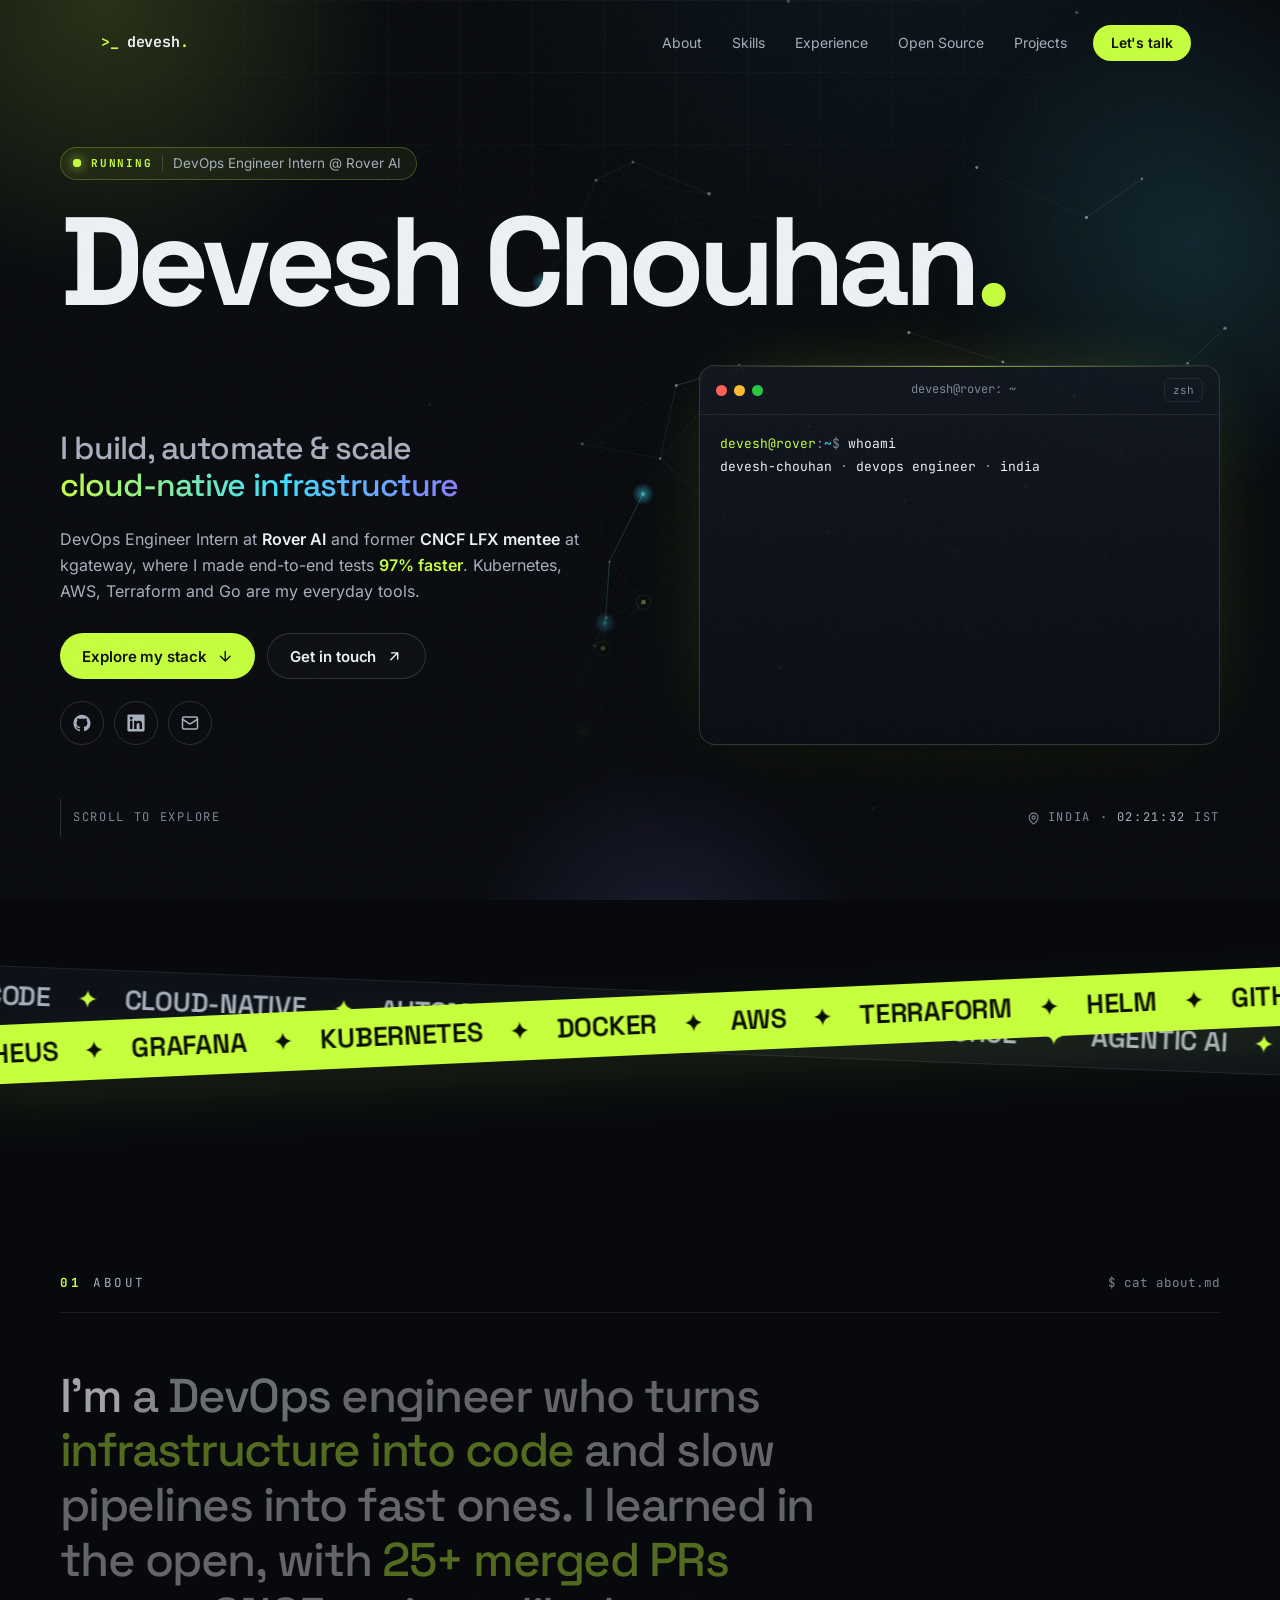
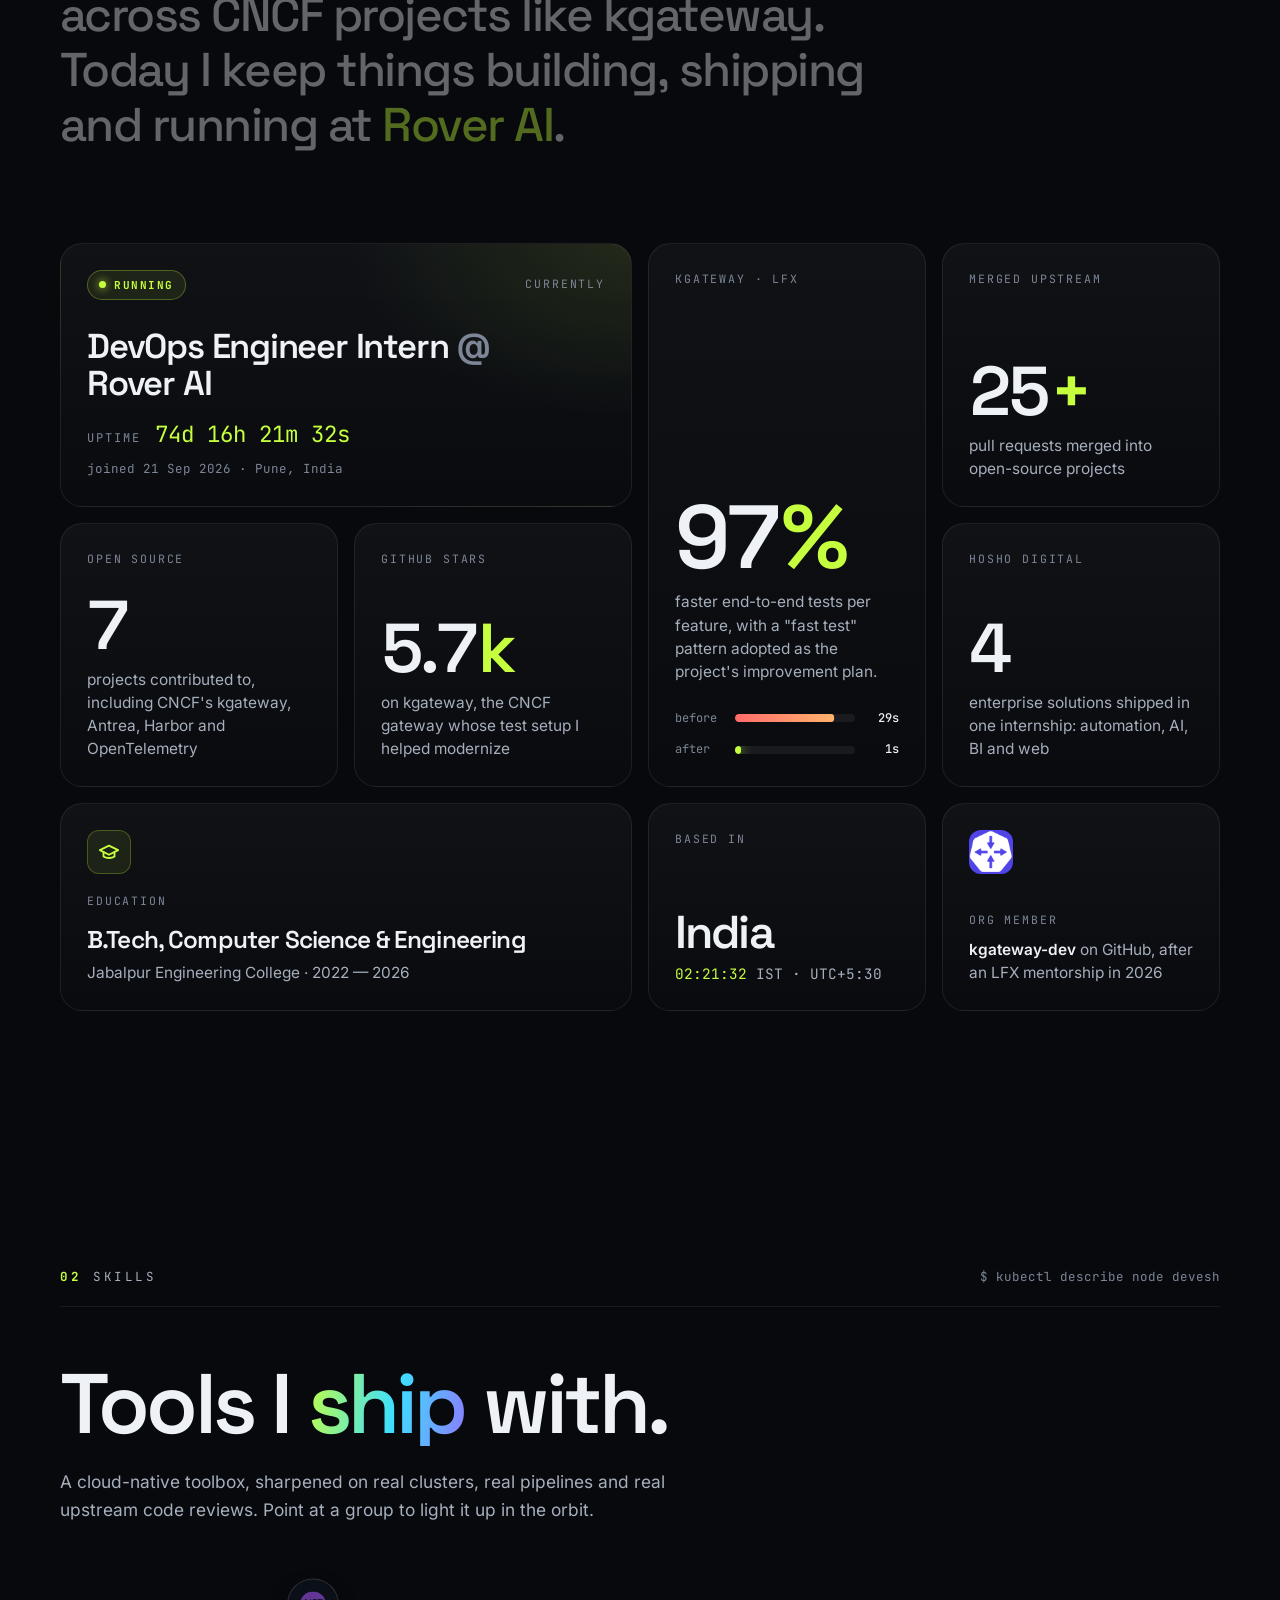
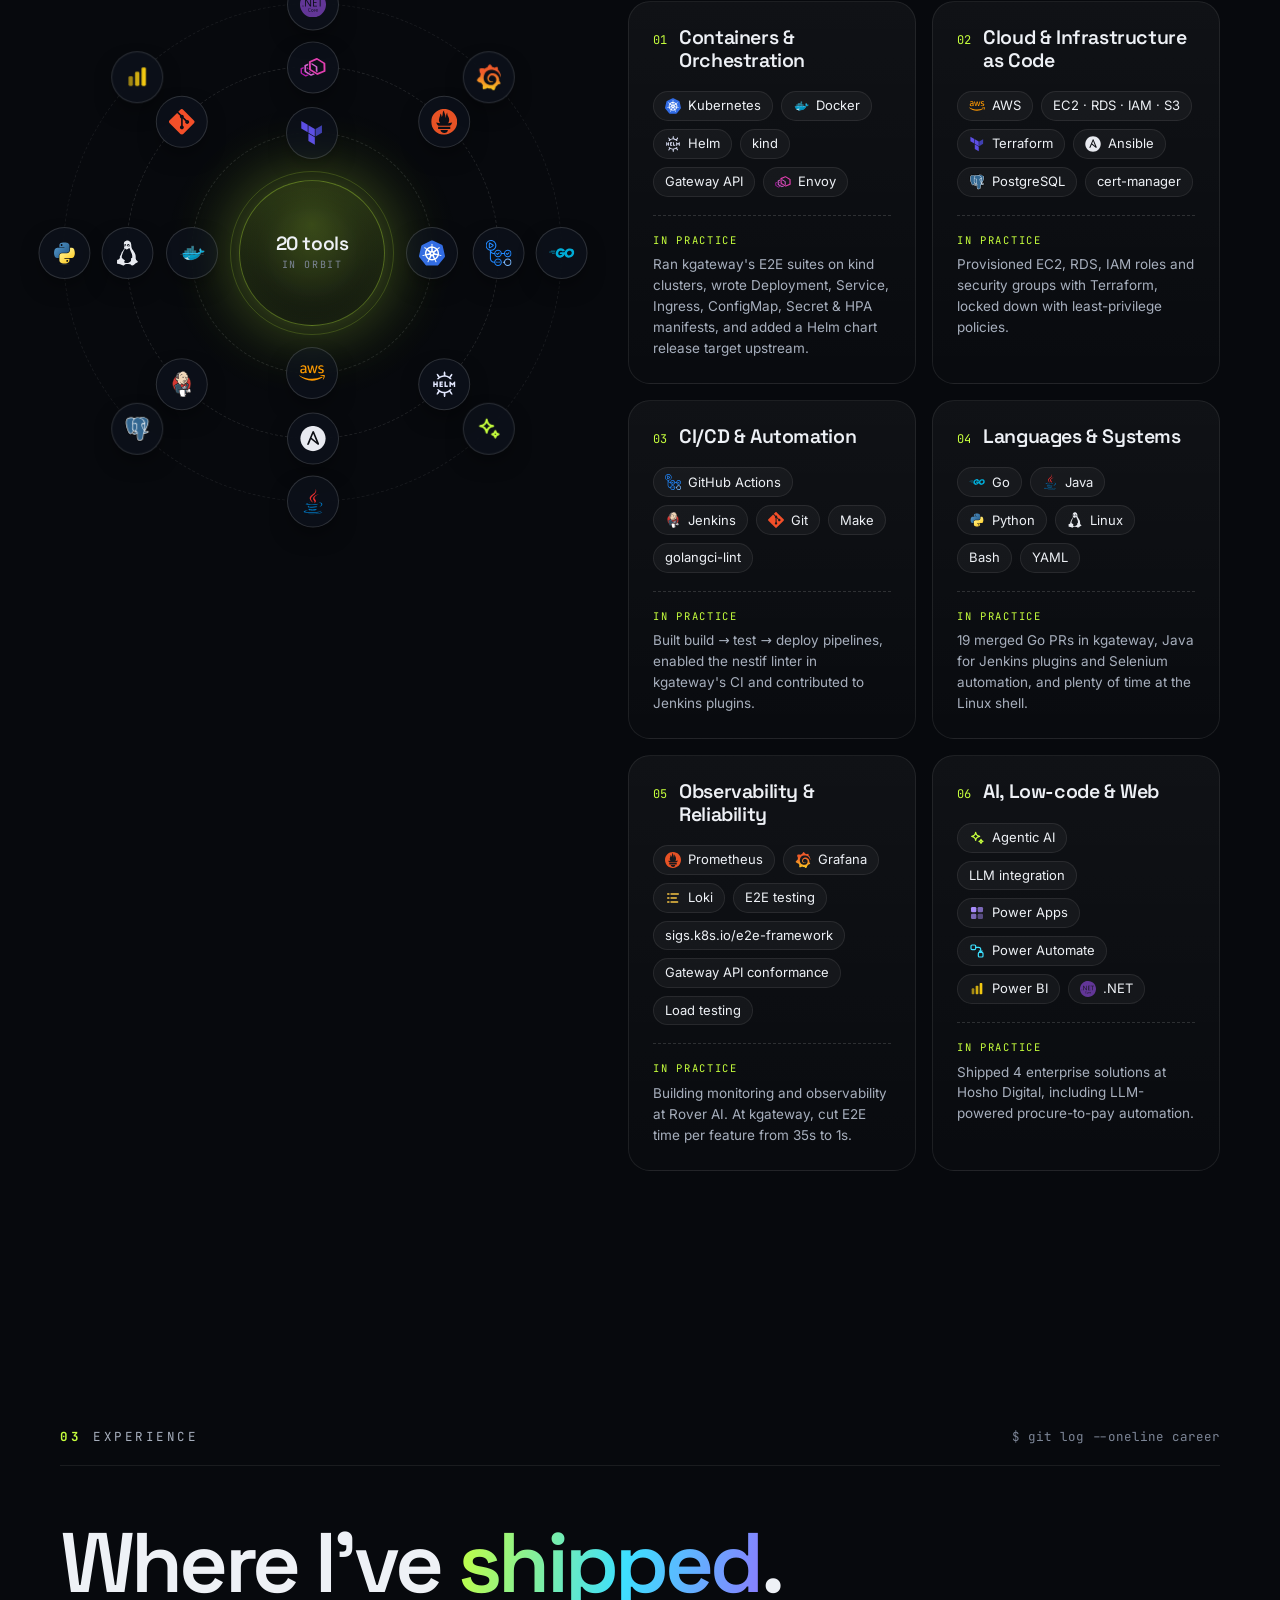
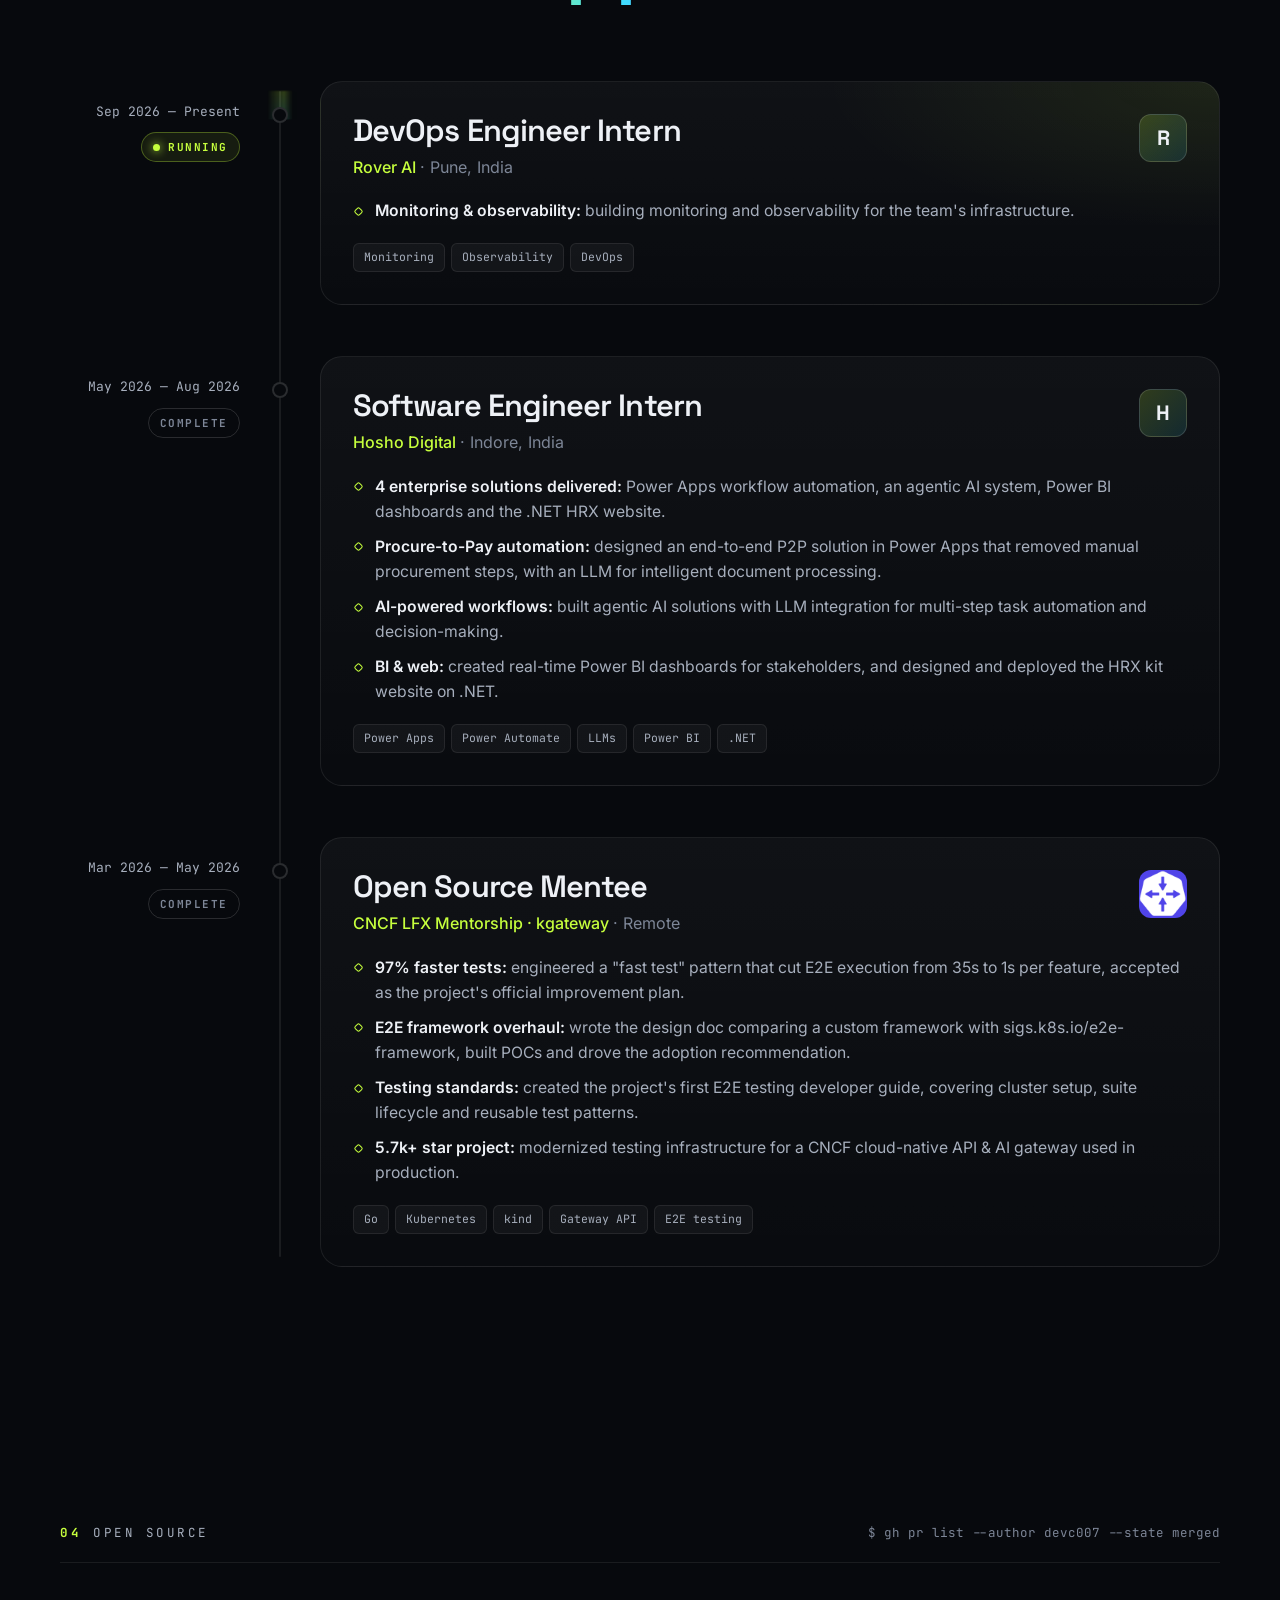
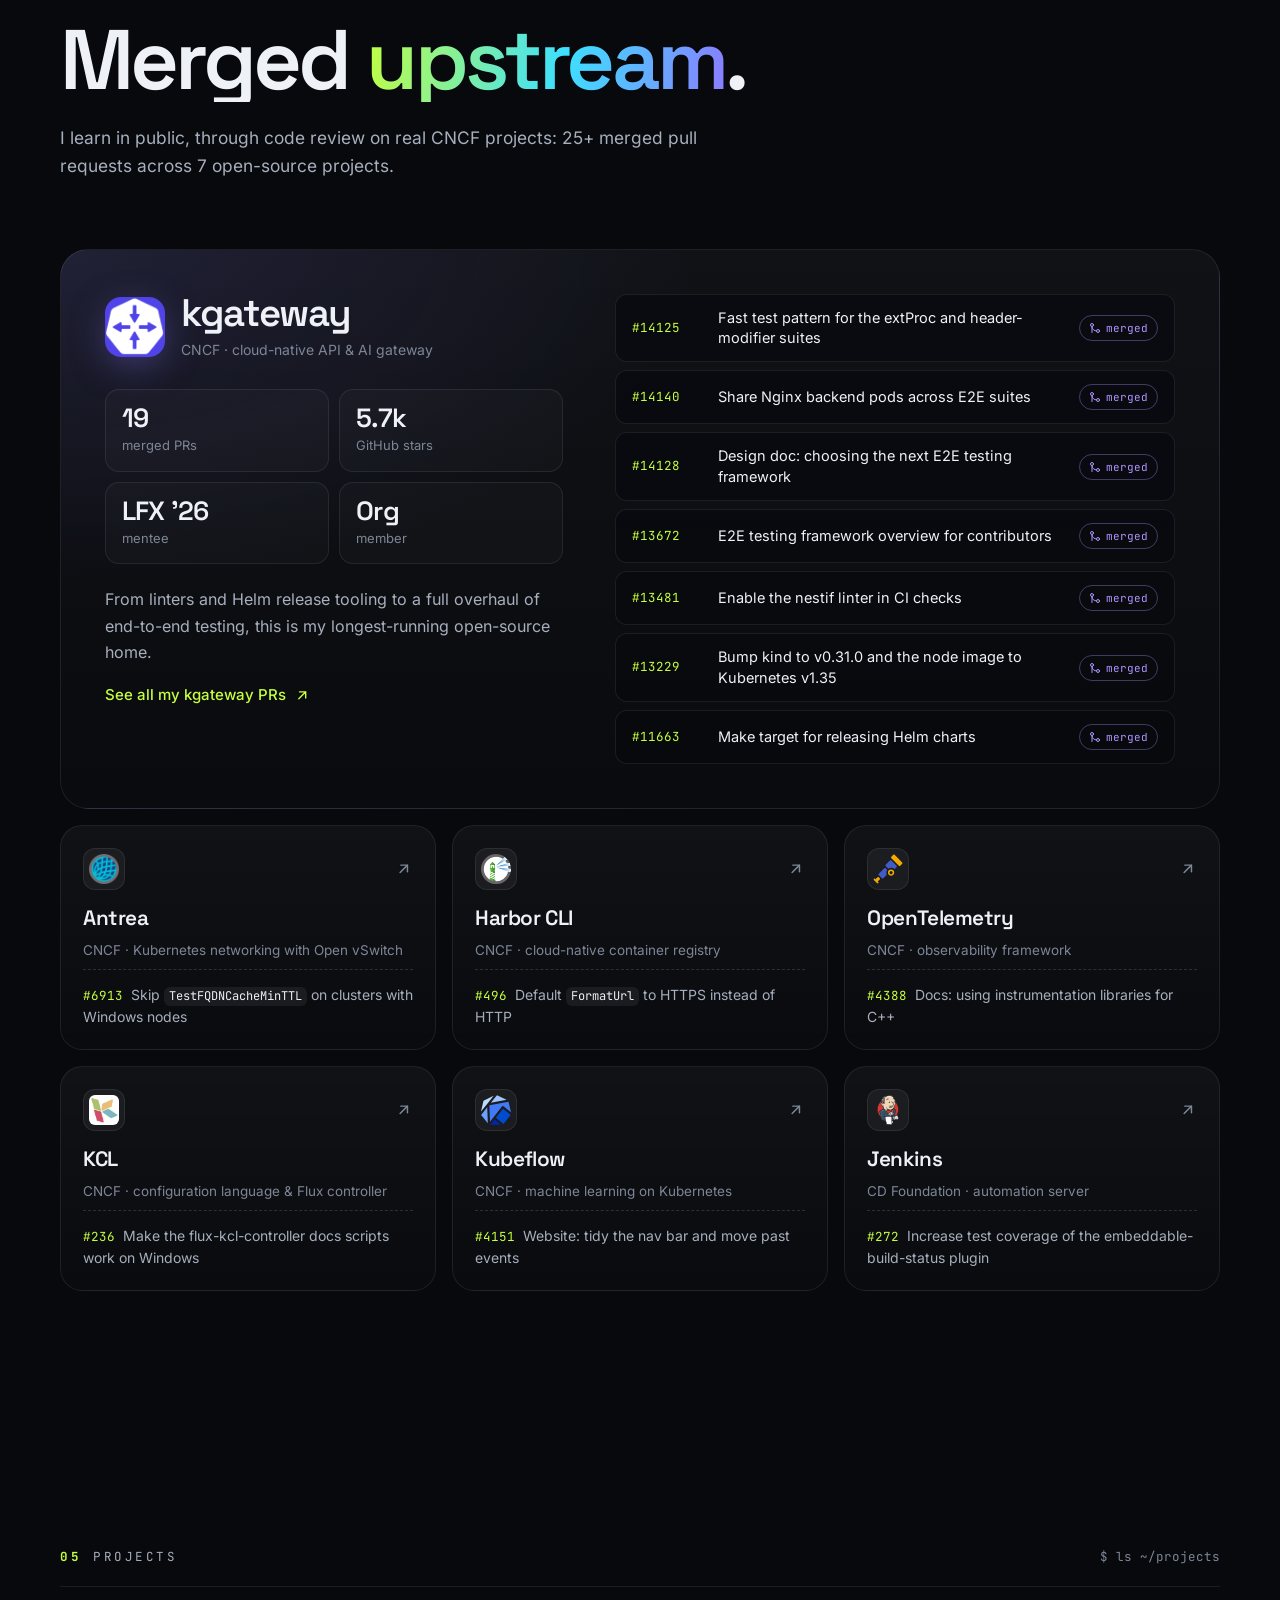
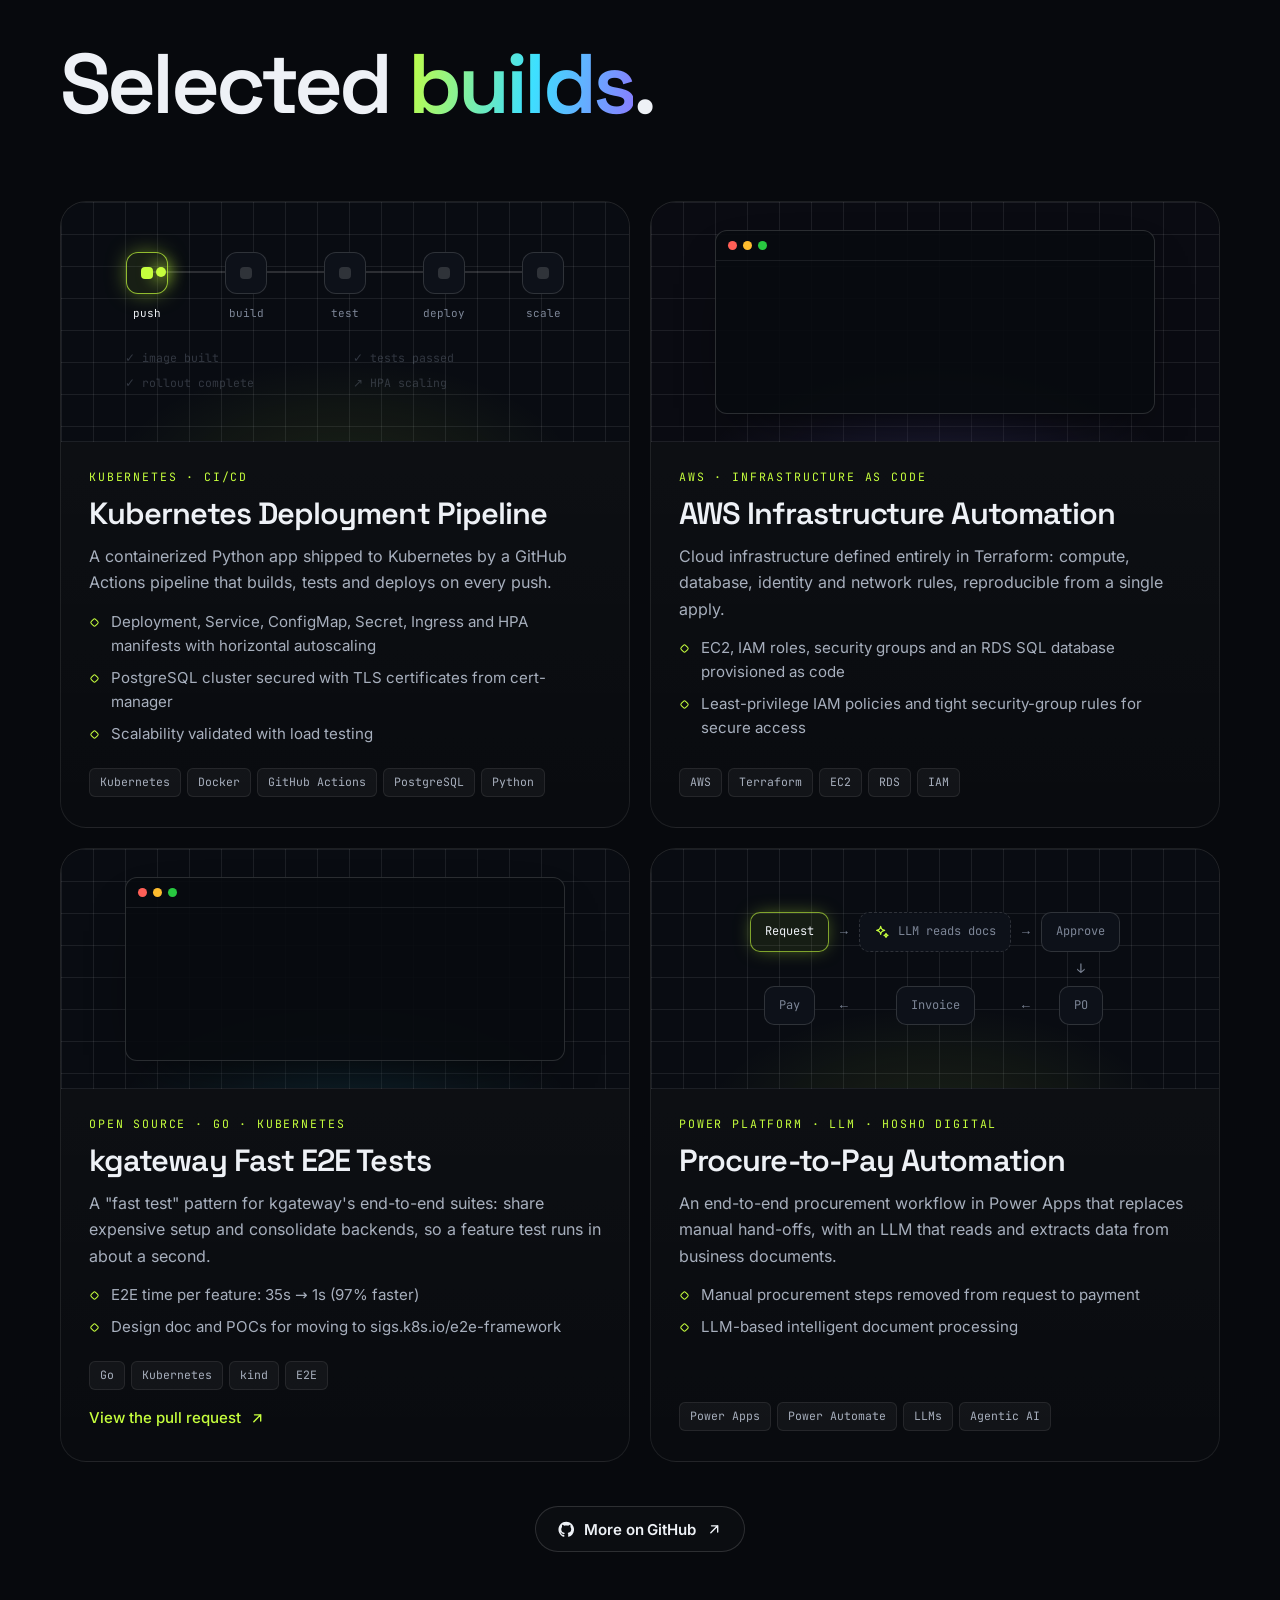
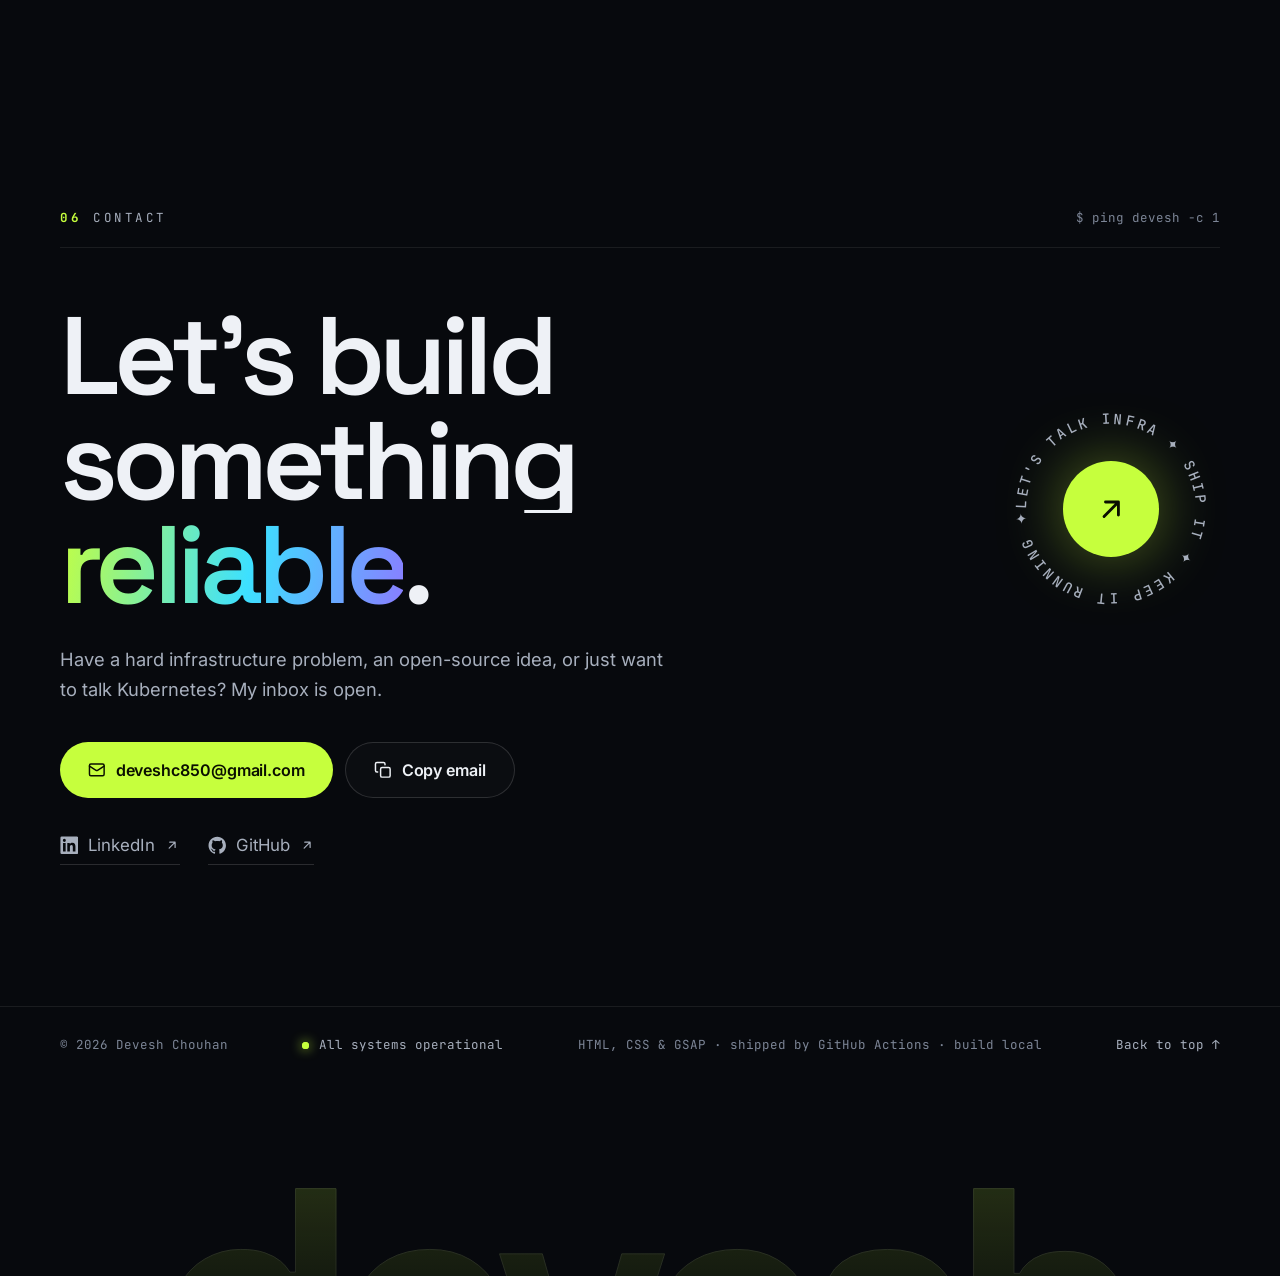
<file: index.html>
<!DOCTYPE html>
<html lang="en">
<head>
  <meta charset="utf-8">
  <meta name="viewport" content="width=device-width, initial-scale=1, viewport-fit=cover">
  <title>Devesh Chouhan — DevOps Engineer</title>
  <meta name="description" content="Devesh Chouhan is a DevOps Engineer Intern at Rover AI and a former CNCF LFX mentee at kgateway. Kubernetes, AWS, Terraform, CI/CD and Go.">
  <meta name="author" content="Devesh Chouhan">
  <meta name="theme-color" content="#07090d">
  <meta name="color-scheme" content="dark">
  <link rel="canonical" href="https://devc007.github.io/">

  <meta property="og:type" content="website">
  <meta property="og:site_name" content="Devesh Chouhan">
  <meta property="og:url" content="https://devc007.github.io/">
  <meta property="og:title" content="Devesh Chouhan — DevOps Engineer">
  <meta property="og:description" content="DevOps Engineer Intern at Rover AI · CNCF LFX mentee (kgateway) · Kubernetes, AWS, Terraform, CI/CD and Go.">
  <meta property="og:image" content="https://devc007.github.io/assets/img/og.png">
  <meta property="og:image:width" content="1200">
  <meta property="og:image:height" content="630">
  <meta property="og:image:alt" content="Devesh Chouhan, DevOps Engineer: portfolio preview">
  <meta name="twitter:card" content="summary_large_image">
  <meta name="twitter:title" content="Devesh Chouhan — DevOps Engineer">
  <meta name="twitter:description" content="DevOps Engineer Intern at Rover AI · CNCF LFX mentee (kgateway) · Kubernetes, AWS, Terraform, CI/CD and Go.">
  <meta name="twitter:image" content="https://devc007.github.io/assets/img/og.png">

  <link rel="icon" href="assets/img/favicon.svg" type="image/svg+xml">
  <link rel="apple-touch-icon" href="assets/img/apple-touch-icon.png">

  <link rel="preload" href="assets/fonts/space-grotesk-latin.woff2" as="font" type="font/woff2" crossorigin>
  <link rel="preload" href="assets/fonts/inter-latin.woff2" as="font" type="font/woff2" crossorigin>
  <link rel="preload" href="assets/fonts/jetbrains-mono-latin.woff2" as="font" type="font/woff2" crossorigin>
  <link rel="stylesheet" href="assets/css/style.css">

  <script>
    (function () {
      var root = document.documentElement;
      root.classList.add('js');
      try {
        if (sessionStorage.getItem('booted') || matchMedia('(prefers-reduced-motion: reduce)').matches) root.classList.add('no-boot');
      } catch (e) { root.classList.add('no-boot'); }
      // If the scripts never start (blocked or offline), show everything.
      setTimeout(function () { if (!window.__ready) root.classList.add('fallback'); }, 4000);
    })();
  </script>

  <script type="application/ld+json">
  {
    "@context": "https://schema.org",
    "@type": "Person",
    "name": "Devesh Chouhan",
    "url": "https://devc007.github.io/",
    "image": "https://devc007.github.io/assets/img/og.png",
    "jobTitle": "DevOps Engineer Intern",
    "worksFor": { "@type": "Organization", "name": "Rover AI" },
    "alumniOf": { "@type": "CollegeOrUniversity", "name": "Jabalpur Engineering College" },
    "email": "mailto:deveshc850@gmail.com",
    "sameAs": [
      "https://github.com/devc007",
      "https://www.linkedin.com/in/devesh-chauhan-715794276/"
    ],
    "knowsAbout": ["DevOps", "Kubernetes", "AWS", "Terraform", "CI/CD", "Docker", "Helm", "GitHub Actions", "Go", "Infrastructure as Code", "Prometheus", "Grafana", "Loki", "Observability"]
  }
  </script>
</head>
<body>
  <!-- Icon sprite -->
  <svg width="0" height="0" class="sprite" aria-hidden="true" focusable="false">
    <defs>
      <symbol id="i-github" viewBox="0 0 128 128"><path fill="currentColor" fill-rule="evenodd" d="M64 5.103c-33.347 0-60.388 27.035-60.388 60.388 0 26.682 17.303 49.317 41.297 57.303 3.017.56 4.125-1.31 4.125-2.905 0-1.44-.056-6.197-.082-11.243-16.8 3.653-20.345-7.125-20.345-7.125-2.747-6.98-6.705-8.836-6.705-8.836-5.48-3.748.413-3.67.413-3.67 6.063.425 9.257 6.223 9.257 6.223 5.386 9.23 14.127 6.562 17.573 5.02.542-3.903 2.107-6.568 3.834-8.076-13.413-1.525-27.514-6.704-27.514-29.843 0-6.593 2.36-11.98 6.223-16.21-.628-1.52-2.695-7.662.584-15.98 0 0 5.07-1.623 16.61 6.19C53.7 35 58.867 34.327 64 34.304c5.13.023 10.3.694 15.127 2.033 11.526-7.813 16.59-6.19 16.59-6.19 3.287 8.317 1.22 14.46.593 15.98 3.872 4.23 6.215 9.617 6.215 16.21 0 23.194-14.127 28.3-27.574 29.796 2.167 1.874 4.097 5.55 4.097 11.183 0 8.08-.07 14.583-.07 16.572 0 1.607 1.088 3.49 4.148 2.897 23.98-7.994 41.263-30.622 41.263-57.294C124.388 32.14 97.35 5.104 64 5.104z"/></symbol>
      <symbol id="i-linkedin" viewBox="0 0 128 128"><path fill="currentColor" d="M116 3H12a8.91 8.91 0 00-9 8.8v104.42a8.91 8.91 0 009 8.78h104a8.93 8.93 0 009-8.81V11.77A8.93 8.93 0 00116 3zM39.17 107H21.06V48.73h18.11zm-9-66.21a10.5 10.5 0 1110.49-10.5 10.5 10.5 0 01-10.54 10.48zM107 107H88.89V78.65c0-6.75-.12-15.44-9.41-15.44s-10.87 7.36-10.87 15V107H50.53V48.73h17.36v8h.24c2.42-4.58 8.32-9.41 17.13-9.41C103.6 47.28 107 59.35 107 75z"/></symbol>
      <symbol id="i-mail" viewBox="0 0 24 24"><g fill="none" stroke="currentColor" stroke-width="2" stroke-linecap="round" stroke-linejoin="round"><rect x="2" y="4" width="20" height="16" rx="2"/><path d="m22 7-8.97 5.7a1.94 1.94 0 0 1-2.06 0L2 7"/></g></symbol>
      <symbol id="i-arrow-ur" viewBox="0 0 24 24"><path fill="none" stroke="currentColor" stroke-width="2" stroke-linecap="round" stroke-linejoin="round" d="M7 17 17 7M8 7h9v9"/></symbol>
      <symbol id="i-arrow-down" viewBox="0 0 24 24"><path fill="none" stroke="currentColor" stroke-width="2" stroke-linecap="round" stroke-linejoin="round" d="M12 5v14M19 12l-7 7-7-7"/></symbol>
      <symbol id="i-copy" viewBox="0 0 24 24"><g fill="none" stroke="currentColor" stroke-width="2" stroke-linecap="round" stroke-linejoin="round"><rect x="9" y="9" width="13" height="13" rx="2"/><path d="M5 15H4a2 2 0 0 1-2-2V4a2 2 0 0 1 2-2h9a2 2 0 0 1 2 2v1"/></g></symbol>
      <symbol id="i-pin" viewBox="0 0 24 24"><g fill="none" stroke="currentColor" stroke-width="2" stroke-linecap="round" stroke-linejoin="round"><path d="M20 10c0 6-8 12-8 12S4 16 4 10a8 8 0 1 1 16 0Z"/><circle cx="12" cy="10" r="3"/></g></symbol>
      <symbol id="i-cap" viewBox="0 0 24 24"><g fill="none" stroke="currentColor" stroke-width="2" stroke-linecap="round" stroke-linejoin="round"><path d="M22 10 12 5 2 10l10 5 10-5Z"/><path d="M6 12v5c3 2 9 2 12 0v-5"/></g></symbol>
      <symbol id="i-merge" viewBox="0 0 24 24"><g fill="none" stroke="currentColor" stroke-width="2" stroke-linecap="round" stroke-linejoin="round"><circle cx="18" cy="18" r="3"/><circle cx="6" cy="6" r="3"/><path d="M6 21V9a9 9 0 0 0 9 9"/></g></symbol>
      <symbol id="i-star" viewBox="0 0 24 24"><path fill="currentColor" d="m12 2 3.09 6.26L22 9.27l-5 4.87 1.18 6.88L12 17.77l-6.18 3.25L7 14.14 2 9.27l6.91-1.01L12 2z"/></symbol>
      <symbol id="i-spark" viewBox="0 0 24 24"><path fill="currentColor" d="M12 0c.6 6.4 5.6 11.4 12 12-6.4.6-11.4 5.6-12 12-.6-6.4-5.6-11.4-12-12C6.4 11.4 11.4 6.4 12 0Z"/></symbol>
      <symbol id="i-ai" viewBox="0 0 24 24"><g fill="none" stroke="#c6ff3d" stroke-width="1.8" stroke-linecap="round" stroke-linejoin="round"><path d="M10 3.5c.5 3.6 2.4 5.5 6 6-3.6.5-5.5 2.4-6 6-.5-3.6-2.4-5.5-6-6 3.6-.5 5.5-2.4 6-6Z"/><path d="M18 14c.3 1.8 1.2 2.7 3 3-1.8.3-2.7 1.2-3 3-.3-1.8-1.2-2.7-3-3 1.8-.3 2.7-1.2 3-3Z"/></g></symbol>
      <symbol id="i-bars" viewBox="0 0 24 24"><g fill="#f2c811"><rect x="4" y="11" width="4" height="9" rx="1.2" opacity=".65"/><rect x="10" y="7" width="4" height="13" rx="1.2" opacity=".85"/><rect x="16" y="3" width="4" height="17" rx="1.2"/></g></symbol>
      <symbol id="i-flow" viewBox="0 0 24 24"><g fill="none" stroke="#3de0ff" stroke-width="1.8" stroke-linecap="round" stroke-linejoin="round"><rect x="3" y="3" width="7" height="7" rx="1.6"/><rect x="14" y="14" width="7" height="7" rx="1.6"/><path d="M10 6.5h4.5a3 3 0 0 1 3 3V14"/><path d="m15.5 12 2 2 2-2"/></g></symbol>
      <symbol id="i-logs" viewBox="0 0 24 24"><path fill="none" stroke="#f6c343" stroke-width="2" stroke-linecap="round" d="M4 6h2M9 6h11M4 12h2M9 12h8M4 18h2M9 18h10"/></symbol>
      <symbol id="i-apps" viewBox="0 0 24 24"><g fill="#a78bfa"><rect x="3" y="3" width="8" height="8" rx="2"/><rect x="13" y="3" width="8" height="8" rx="2" opacity=".7"/><rect x="3" y="13" width="8" height="8" rx="2" opacity=".7"/><rect x="13" y="13" width="8" height="8" rx="2" opacity=".45"/></g></symbol>
    </defs>
  </svg>

  <a class="skip-link" href="#main">Skip to content</a>

  <!-- Boot sequence (first visit per session) -->
  <div class="boot" id="boot" aria-hidden="true">
    <div class="boot__term"><div class="boot__lines" id="bootLines"></div></div>
    <div class="boot__foot">
      <span class="boot__label">deploying devesh-chouhan / portfolio</span>
      <span class="boot__count"><span id="bootCount">0</span><small>%</small></span>
    </div>
    <div class="boot__bar"><span id="bootBar"></span></div>
  </div>

  <div class="scroll-progress" aria-hidden="true"><span></span></div>
  <div class="page-glow" aria-hidden="true"></div>
  <div class="grain" aria-hidden="true"></div>
  <div class="cursor" aria-hidden="true"></div>

  <header class="nav" id="nav">
    <div class="nav__inner">
      <a class="nav__logo" href="#top" aria-label="Devesh Chouhan, back to top"><span class="nav__prompt">&gt;_</span><span>devesh<span class="nav__dot">.</span></span></a>
      <nav class="nav__links" aria-label="Primary">
        <a href="#about">About</a>
        <a href="#skills">Skills</a>
        <a href="#experience">Experience</a>
        <a href="#open-source">Open Source</a>
        <a href="#projects">Projects</a>
      </nav>
      <a class="btn btn--primary btn--sm nav__cta magnetic" href="#contact"><span>Let's talk</span></a>
      <button class="nav__burger" type="button" aria-label="Open menu" aria-expanded="false" aria-controls="menu"><span></span><span></span></button>
    </div>
  </header>

  <div class="menu" id="menu" aria-hidden="true" inert>
    <nav aria-label="Mobile">
      <a href="#about"><span>01</span>About</a>
      <a href="#skills"><span>02</span>Skills</a>
      <a href="#experience"><span>03</span>Experience</a>
      <a href="#open-source"><span>04</span>Open Source</a>
      <a href="#projects"><span>05</span>Projects</a>
      <a href="#contact"><span>06</span>Contact</a>
    </nav>
    <div class="menu__foot">
      <a href="mailto:deveshc850@gmail.com">deveshc850@gmail.com</a>
      <p><a href="https://github.com/devc007" target="_blank" rel="noopener">GitHub</a> · <a href="https://www.linkedin.com/in/devesh-chauhan-715794276/" target="_blank" rel="noopener">LinkedIn</a></p>
    </div>
  </div>

  <main id="main">
    <!-- ============ HERO ============ -->
    <section class="hero" id="top" aria-label="Introduction">
      <canvas class="hero__canvas" id="network" aria-hidden="true"></canvas>
      <div class="hero__grid" aria-hidden="true"></div>
      <div class="hero__aurora" aria-hidden="true"><span></span><span></span><span></span></div>

      <div class="container hero__inner">
        <a class="status-chip" href="#experience" data-hero>
          <span class="pulse" aria-hidden="true"></span>
          <span class="status-chip__state">Running</span>
          <span class="status-chip__text">DevOps Engineer Intern @ Rover AI</span>
        </a>

        <h1 class="hero__title" id="heroTitle">Devesh Chouhan<span class="accent">.</span></h1>

        <div class="hero__row">
          <div class="hero__copy">
            <p class="hero__lead" data-hero>I build, automate &amp; scale<br>
              <span class="visually-hidden">cloud-native infrastructure, observability stacks, Kubernetes workloads, CI/CD pipelines and infrastructure as code.</span>
              <span class="rotator" aria-hidden="true"><span class="rotator__word" id="rotator">cloud-native infrastructure</span></span>
            </p>
            <p class="hero__text" data-hero>DevOps Engineer Intern at <strong>Rover AI</strong> and former <strong>CNCF LFX mentee</strong> at kgateway, where I made end-to-end tests <strong class="hl">97% faster</strong>. Kubernetes, AWS, Terraform and Go are my everyday tools.</p>
            <div class="hero__actions" data-hero>
              <a class="btn btn--primary magnetic" href="#skills"><span>Explore my stack</span><svg class="i i--down" aria-hidden="true"><use href="#i-arrow-down"/></svg></a>
              <a class="btn btn--ghost magnetic" href="#contact"><span>Get in touch</span><svg class="i i--ur" aria-hidden="true"><use href="#i-arrow-ur"/></svg></a>
            </div>
            <ul class="socials" data-hero>
              <li><a href="https://github.com/devc007" target="_blank" rel="noopener" aria-label="GitHub profile"><svg class="i" aria-hidden="true"><use href="#i-github"/></svg></a></li>
              <li><a href="https://www.linkedin.com/in/devesh-chauhan-715794276/" target="_blank" rel="noopener" aria-label="LinkedIn profile"><svg class="i" aria-hidden="true"><use href="#i-linkedin"/></svg></a></li>
              <li><a href="mailto:deveshc850@gmail.com" aria-label="Send me an email"><svg class="i" aria-hidden="true"><use href="#i-mail"/></svg></a></li>
            </ul>
          </div>

          <figure class="terminal" data-hero aria-label="Terminal showing my career status">
            <div class="terminal__bar">
              <span class="terminal__dots" aria-hidden="true"><i></i><i></i><i></i></span>
              <span class="terminal__title">devesh@rover: ~</span>
              <span class="terminal__tag">zsh</span>
            </div>
            <pre class="terminal__body" id="terminal"><span class="t-prompt">devesh@rover</span><span class="t-dim">:</span><span class="t-path">~</span><span class="t-dim">$</span> <span class="t-cmd">whoami</span>
devesh-chouhan <span class="t-dim">·</span> devops engineer <span class="t-dim">·</span> india

<span class="t-prompt">devesh@rover</span><span class="t-dim">:</span><span class="t-path">~</span><span class="t-dim">$</span> <span class="t-cmd">kubectl get jobs -n career</span>
<span class="t-dim">NAME                       STATUS     DURATION</span>
devops-intern.rover-ai     <span class="t-ok">Running</span>    28d
swe-intern.hosho-digital   <span class="t-dim">Complete</span>   4mo
lfx-mentee.kgateway        <span class="t-dim">Complete</span>   3mo

<span class="t-prompt">devesh@rover</span><span class="t-dim">:</span><span class="t-path">~</span><span class="t-dim">$</span> <span class="t-cmd">cat focus.txt</span>
<span class="t-ok">observability</span> · kubernetes · aws · terraform · go

<span class="t-prompt">devesh@rover</span><span class="t-dim">:</span><span class="t-path">~</span><span class="t-dim">$</span> <span class="t-caret"></span></pre>
          </figure>
        </div>
      </div>

      <div class="container hero__foot" data-hero>
        <a class="scroll-cue" href="#about"><span class="scroll-cue__line" aria-hidden="true"></span>Scroll to explore</a>
        <p class="hero__meta"><svg class="i" aria-hidden="true"><use href="#i-pin"/></svg>India · <time data-clock>--:--</time> IST</p>
      </div>
    </section>

    <!-- ============ TAPES ============ -->
    <div class="tapes" aria-hidden="true">
      <div class="tape tape--dark">
        <div class="tape__track" data-dir="1">
          <span class="tape__item">CI/CD<svg><use href="#i-spark"/></svg></span>
          <span class="tape__item">Infrastructure as Code<svg><use href="#i-spark"/></svg></span>
          <span class="tape__item">Cloud-Native<svg><use href="#i-spark"/></svg></span>
          <span class="tape__item">Automation<svg><use href="#i-spark"/></svg></span>
          <span class="tape__item">E2E Testing<svg><use href="#i-spark"/></svg></span>
          <span class="tape__item">Open Source<svg><use href="#i-spark"/></svg></span>
          <span class="tape__item">Agentic AI<svg><use href="#i-spark"/></svg></span>
          <span class="tape__item">Reliability<svg><use href="#i-spark"/></svg></span>
          <span class="tape__item">Observability<svg><use href="#i-spark"/></svg></span>
        </div>
      </div>
      <div class="tape tape--lime">
        <div class="tape__track" data-dir="-1">
          <span class="tape__item">Kubernetes<svg><use href="#i-spark"/></svg></span>
          <span class="tape__item">Docker<svg><use href="#i-spark"/></svg></span>
          <span class="tape__item">AWS<svg><use href="#i-spark"/></svg></span>
          <span class="tape__item">Terraform<svg><use href="#i-spark"/></svg></span>
          <span class="tape__item">Helm<svg><use href="#i-spark"/></svg></span>
          <span class="tape__item">GitHub Actions<svg><use href="#i-spark"/></svg></span>
          <span class="tape__item">Ansible<svg><use href="#i-spark"/></svg></span>
          <span class="tape__item">Go<svg><use href="#i-spark"/></svg></span>
          <span class="tape__item">Linux<svg><use href="#i-spark"/></svg></span>
          <span class="tape__item">Prometheus<svg><use href="#i-spark"/></svg></span>
          <span class="tape__item">Grafana<svg><use href="#i-spark"/></svg></span>
        </div>
      </div>
    </div>

    <!-- ============ 01 ABOUT ============ -->
    <section class="section about" id="about">
      <div class="container">
        <header class="section-head" data-reveal>
          <span class="section-head__label"><b>01</b>About</span>
          <span class="section-head__cmd">$ cat about.md</span>
        </header>

        <h2 class="visually-hidden">About me</h2>
        <p class="about__statement" id="statement">I'm a DevOps engineer who turns <em>infrastructure into code</em> and slow pipelines into fast ones. I learned in the open, with <em>25+ merged PRs</em> across CNCF projects like kgateway. Today I keep things building, shipping and running at <em>Rover&nbsp;AI</em>.</p>

        <div class="bento">
          <article class="card spot card--now" data-reveal>
            <div class="card__top">
              <span class="badge badge--run"><i></i>Running</span>
              <span class="card__kicker">Currently</span>
            </div>
            <h3 class="card__title">DevOps Engineer Intern <span class="muted">@</span> Rover&nbsp;AI</h3>
            <p class="uptime"><span class="uptime__label">uptime</span><span class="uptime__value" id="uptime">since 21 Sep 2026</span></p>
            <p class="card__foot">joined 21 Sep 2026 · Pune, India</p>
          </article>

          <article class="card spot card--perf" data-reveal>
            <span class="card__kicker">kgateway · LFX</span>
            <p class="stat"><span data-count="97">97</span><span class="stat__unit">%</span></p>
            <p class="card__text">faster end-to-end tests per feature, with a "fast test" pattern adopted as the project's improvement plan.</p>
            <div class="race" aria-hidden="true">
              <div class="race__row"><span>before</span><div class="race__bar"><i></i></div><b><span data-count="35" data-dur="3.4" data-ease="none">35</span>s</b></div>
              <div class="race__row"><span>after</span><div class="race__bar race__bar--fast"><i></i></div><b><span data-count="1" data-dur=".35">1</span>s</b></div>
            </div>
          </article>

          <article class="card spot" data-reveal>
            <span class="card__kicker">Merged upstream</span>
            <p class="stat"><span data-count="25">25</span><span class="stat__unit">+</span></p>
            <p class="card__text">pull requests merged into open-source projects</p>
          </article>

          <article class="card spot" data-reveal>
            <span class="card__kicker">Open source</span>
            <p class="stat"><span data-count="7">7</span></p>
            <p class="card__text">projects contributed to, including CNCF's kgateway, Antrea, Harbor and OpenTelemetry</p>
          </article>

          <article class="card spot" data-reveal>
            <span class="card__kicker">GitHub stars</span>
            <p class="stat"><span data-count="5.7" data-dec="1">5.7</span><span class="stat__unit">k</span></p>
            <p class="card__text">on kgateway, the CNCF gateway whose test setup I helped modernize</p>
          </article>

          <article class="card spot" data-reveal>
            <span class="card__kicker">Hosho Digital</span>
            <p class="stat"><span data-count="4">4</span></p>
            <p class="card__text">enterprise solutions shipped in one internship: automation, AI, BI and web</p>
          </article>

          <article class="card spot card--edu" data-reveal>
            <span class="card__icon"><svg class="i" aria-hidden="true"><use href="#i-cap"/></svg></span>
            <span class="card__kicker">Education</span>
            <h3 class="card__title card__title--sm">B.Tech, Computer Science &amp; Engineering</h3>
            <p class="card__text">Jabalpur Engineering College · 2022 — 2026</p>
          </article>

          <article class="card spot card--clock" data-reveal>
            <span class="card__kicker">Based in</span>
            <p class="card__big">India</p>
            <p class="card__text mono"><time data-clock>--:--</time> IST · UTC+5:30</p>
          </article>

          <article class="card spot card--org" data-reveal>
            <img src="assets/logos/kgateway.png" alt="" width="44" height="44" loading="lazy">
            <span class="card__kicker">Org member</span>
            <p class="card__text"><strong>kgateway-dev</strong> on GitHub, after an LFX mentorship in 2026</p>
          </article>
        </div>
      </div>
    </section>

    <!-- ============ 02 SKILLS ============ -->
    <section class="section skills" id="skills">
      <div class="container">
        <header class="section-head" data-reveal>
          <span class="section-head__label"><b>02</b>Skills</span>
          <span class="section-head__cmd">$ kubectl describe node devesh</span>
        </header>
        <h2 class="section-title" data-split>Tools I <span class="grad">ship</span> with.</h2>
        <p class="section-sub" data-reveal>A cloud-native toolbox, sharpened on real clusters, real pipelines and real upstream code reviews. Point at a group to light it up in the orbit.</p>

        <div class="skills__layout">
          <div class="orbit-wrap" data-reveal>
            <div class="orbit" id="orbit">
              <div class="orbit__core">
                <span class="orbit__label" id="orbitLabel">20 tools</span>
                <span class="orbit__sub" id="orbitSub">in orbit</span>
              </div>
              <div class="orbit__ring orbit__ring--1" style="--n:4;--dur:40s">
                <span class="planet" style="--i:0" data-cats="orch rel" data-name="Kubernetes"><span class="planet__in"><img loading="lazy" decoding="async" src="assets/icons/kubernetes.svg" alt="Kubernetes" width="26" height="26"></span></span>
                <span class="planet" style="--i:1" data-cats="cloud" data-name="AWS"><span class="planet__in"><img loading="lazy" decoding="async" src="assets/icons/aws.svg" alt="AWS" width="26" height="26"></span></span>
                <span class="planet" style="--i:2" data-cats="orch" data-name="Docker"><span class="planet__in"><img loading="lazy" decoding="async" src="assets/icons/docker.svg" alt="Docker" width="26" height="26"></span></span>
                <span class="planet" style="--i:3" data-cats="cloud" data-name="Terraform"><span class="planet__in"><img loading="lazy" decoding="async" src="assets/icons/terraform.svg" alt="Terraform" width="26" height="26"></span></span>
              </div>
              <div class="orbit__ring orbit__ring--2" style="--n:8;--dur:64s">
                <span class="planet" style="--i:0" data-cats="cicd" data-name="GitHub Actions"><span class="planet__in"><img loading="lazy" decoding="async" src="assets/icons/github-actions.svg" alt="GitHub Actions" width="26" height="26"></span></span>
                <span class="planet" style="--i:1" data-cats="orch cicd" data-name="Helm"><span class="planet__in"><img loading="lazy" decoding="async" src="assets/icons/helm.svg" alt="Helm" width="26" height="26"></span></span>
                <span class="planet" style="--i:2" data-cats="cloud cicd" data-name="Ansible"><span class="planet__in"><img loading="lazy" decoding="async" src="assets/icons/ansible.svg" alt="Ansible" width="26" height="26"></span></span>
                <span class="planet" style="--i:3" data-cats="cicd" data-name="Jenkins"><span class="planet__in"><img loading="lazy" decoding="async" src="assets/icons/jenkins.svg" alt="Jenkins" width="26" height="26"></span></span>
                <span class="planet" style="--i:4" data-cats="lang" data-name="Linux"><span class="planet__in"><img loading="lazy" decoding="async" src="assets/icons/linux.svg" alt="Linux" width="26" height="26"></span></span>
                <span class="planet" style="--i:5" data-cats="cicd lang" data-name="Git"><span class="planet__in"><img loading="lazy" decoding="async" src="assets/icons/git.svg" alt="Git" width="26" height="26"></span></span>
                <span class="planet" style="--i:6" data-cats="orch rel" data-name="Envoy"><span class="planet__in"><img loading="lazy" decoding="async" src="assets/icons/envoy.svg" alt="Envoy" width="26" height="26"></span></span>
                <span class="planet" style="--i:7" data-cats="rel" data-name="Prometheus"><span class="planet__in"><img loading="lazy" decoding="async" src="assets/icons/prometheus.svg" alt="Prometheus" width="26" height="26"></span></span>
              </div>
              <div class="orbit__ring orbit__ring--3" style="--n:8;--dur:90s">
                <span class="planet" style="--i:0" data-cats="lang rel" data-name="Go"><span class="planet__in"><img loading="lazy" decoding="async" src="assets/icons/go.svg" alt="Go" width="26" height="26"></span></span>
                <span class="planet" style="--i:1" data-cats="ai" data-name="Agentic AI"><span class="planet__in"><svg class="planet__svg" aria-label="Agentic AI" role="img"><use href="#i-ai"/></svg></span></span>
                <span class="planet" style="--i:2" data-cats="lang" data-name="Java"><span class="planet__in"><img loading="lazy" decoding="async" src="assets/icons/java.svg" alt="Java" width="26" height="26"></span></span>
                <span class="planet" style="--i:3" data-cats="cloud" data-name="PostgreSQL"><span class="planet__in"><img loading="lazy" decoding="async" src="assets/icons/postgresql.svg" alt="PostgreSQL" width="26" height="26"></span></span>
                <span class="planet" style="--i:4" data-cats="lang" data-name="Python"><span class="planet__in"><img loading="lazy" decoding="async" src="assets/icons/python.svg" alt="Python" width="26" height="26"></span></span>
                <span class="planet" style="--i:5" data-cats="ai" data-name="Power BI"><span class="planet__in"><svg class="planet__svg" aria-label="Power BI" role="img"><use href="#i-bars"/></svg></span></span>
                <span class="planet" style="--i:6" data-cats="ai" data-name=".NET"><span class="planet__in"><img loading="lazy" decoding="async" src="assets/icons/dotnet.svg" alt=".NET" width="26" height="26"></span></span>
                <span class="planet" style="--i:7" data-cats="rel" data-name="Grafana"><span class="planet__in"><img loading="lazy" decoding="async" src="assets/icons/grafana.svg" alt="Grafana" width="26" height="26"></span></span>
              </div>
            </div>
          </div>

          <div class="skills__grid">
            <article class="skill-card spot" data-cat="orch" data-short="Orchestration" tabindex="0" data-reveal>
              <div class="skill-card__head"><span class="skill-card__no">01</span><h3>Containers &amp; Orchestration</h3></div>
              <ul class="chips">
                <li><img loading="lazy" decoding="async" src="assets/icons/kubernetes.svg" alt="" width="16" height="16">Kubernetes</li>
                <li><img loading="lazy" decoding="async" src="assets/icons/docker.svg" alt="" width="16" height="16">Docker</li>
                <li><img loading="lazy" decoding="async" src="assets/icons/helm.svg" alt="" width="16" height="16">Helm</li>
                <li>kind</li>
                <li>Gateway API</li>
                <li><img loading="lazy" decoding="async" src="assets/icons/envoy.svg" alt="" width="16" height="16">Envoy</li>
              </ul>
              <p class="skill-card__proof"><span>In practice</span>Ran kgateway's E2E suites on kind clusters, wrote Deployment, Service, Ingress, ConfigMap, Secret &amp; HPA manifests, and added a Helm chart release target upstream.</p>
            </article>

            <article class="skill-card spot" data-cat="cloud" data-short="Cloud &amp; IaC" tabindex="0" data-reveal>
              <div class="skill-card__head"><span class="skill-card__no">02</span><h3>Cloud &amp; Infrastructure as Code</h3></div>
              <ul class="chips">
                <li><img loading="lazy" decoding="async" src="assets/icons/aws.svg" alt="" width="16" height="16">AWS</li>
                <li>EC2 · RDS · IAM · S3</li>
                <li><img loading="lazy" decoding="async" src="assets/icons/terraform.svg" alt="" width="16" height="16">Terraform</li>
                <li><img loading="lazy" decoding="async" src="assets/icons/ansible.svg" alt="" width="16" height="16">Ansible</li>
                <li><img loading="lazy" decoding="async" src="assets/icons/postgresql.svg" alt="" width="16" height="16">PostgreSQL</li>
                <li>cert-manager</li>
              </ul>
              <p class="skill-card__proof"><span>In practice</span>Provisioned EC2, RDS, IAM roles and security groups with Terraform, locked down with least-privilege policies.</p>
            </article>

            <article class="skill-card spot" data-cat="cicd" data-short="CI/CD" tabindex="0" data-reveal>
              <div class="skill-card__head"><span class="skill-card__no">03</span><h3>CI/CD &amp; Automation</h3></div>
              <ul class="chips">
                <li><img loading="lazy" decoding="async" src="assets/icons/github-actions.svg" alt="" width="16" height="16">GitHub Actions</li>
                <li><img loading="lazy" decoding="async" src="assets/icons/jenkins.svg" alt="" width="16" height="16">Jenkins</li>
                <li><img loading="lazy" decoding="async" src="assets/icons/git.svg" alt="" width="16" height="16">Git</li>
                <li>Make</li>
                <li>golangci-lint</li>
              </ul>
              <p class="skill-card__proof"><span>In practice</span>Built build → test → deploy pipelines, enabled the nestif linter in kgateway's CI and contributed to Jenkins plugins.</p>
            </article>

            <article class="skill-card spot" data-cat="lang" data-short="Languages" tabindex="0" data-reveal>
              <div class="skill-card__head"><span class="skill-card__no">04</span><h3>Languages &amp; Systems</h3></div>
              <ul class="chips">
                <li><img loading="lazy" decoding="async" src="assets/icons/go.svg" alt="" width="16" height="16">Go</li>
                <li><img loading="lazy" decoding="async" src="assets/icons/java.svg" alt="" width="16" height="16">Java</li>
                <li><img loading="lazy" decoding="async" src="assets/icons/python.svg" alt="" width="16" height="16">Python</li>
                <li><img loading="lazy" decoding="async" src="assets/icons/linux.svg" alt="" width="16" height="16">Linux</li>
                <li>Bash</li>
                <li>YAML</li>
              </ul>
              <p class="skill-card__proof"><span>In practice</span>19 merged Go PRs in kgateway, Java for Jenkins plugins and Selenium automation, and plenty of time at the Linux shell.</p>
            </article>

            <article class="skill-card spot" data-cat="rel" data-short="Observability" tabindex="0" data-reveal>
              <div class="skill-card__head"><span class="skill-card__no">05</span><h3>Observability &amp; Reliability</h3></div>
              <ul class="chips">
                <li><img loading="lazy" decoding="async" src="assets/icons/prometheus.svg" alt="" width="16" height="16">Prometheus</li>
                <li><img loading="lazy" decoding="async" src="assets/icons/grafana.svg" alt="" width="16" height="16">Grafana</li>
                <li><svg class="chip-svg" aria-hidden="true"><use href="#i-logs"/></svg>Loki</li>
                <li>E2E testing</li>
                <li>sigs.k8s.io/e2e-framework</li>
                <li>Gateway API conformance</li>
                <li>Load testing</li>
              </ul>
              <p class="skill-card__proof"><span>In practice</span>Building monitoring and observability at Rover AI. At kgateway, cut E2E time per feature from 35s to 1s.</p>
            </article>

            <article class="skill-card spot" data-cat="ai" data-short="AI &amp; low-code" tabindex="0" data-reveal>
              <div class="skill-card__head"><span class="skill-card__no">06</span><h3>AI, Low-code &amp; Web</h3></div>
              <ul class="chips">
                <li><svg class="chip-svg" aria-hidden="true"><use href="#i-ai"/></svg>Agentic AI</li>
                <li>LLM integration</li>
                <li><svg class="chip-svg" aria-hidden="true"><use href="#i-apps"/></svg>Power Apps</li>
                <li><svg class="chip-svg" aria-hidden="true"><use href="#i-flow"/></svg>Power Automate</li>
                <li><svg class="chip-svg" aria-hidden="true"><use href="#i-bars"/></svg>Power BI</li>
                <li><img loading="lazy" decoding="async" src="assets/icons/dotnet.svg" alt="" width="16" height="16">.NET</li>
              </ul>
              <p class="skill-card__proof"><span>In practice</span>Shipped 4 enterprise solutions at Hosho Digital, including LLM-powered procure-to-pay automation.</p>
            </article>
          </div>
        </div>
      </div>
    </section>

    <!-- ============ 03 EXPERIENCE ============ -->
    <section class="section experience" id="experience">
      <div class="container">
        <header class="section-head" data-reveal>
          <span class="section-head__label"><b>03</b>Experience</span>
          <span class="section-head__cmd">$ git log --oneline career</span>
        </header>
        <h2 class="section-title" data-split>Where I've <span class="grad">shipped</span>.</h2>

        <div class="timeline" id="timeline">
          <div class="timeline__track" aria-hidden="true"><span class="timeline__fill"></span></div>

          <article class="job is-current">
            <span class="job__node" aria-hidden="true"></span>
            <div class="job__side" data-reveal>
              <p class="job__date">Sep 2026 — Present</p>
              <span class="badge badge--run"><i></i>Running</span>
            </div>
            <div class="job__card spot" data-reveal>
              <header class="job__head">
                <div>
                  <h3 class="job__role">DevOps Engineer Intern</h3>
                  <p class="job__org">Rover AI <span>· Pune, India</span></p>
                </div>
                <span class="job__logo job__logo--text" aria-hidden="true">R</span>
              </header>
              <ul class="job__points">
                <li><strong>Monitoring &amp; observability:</strong> building monitoring and observability for the team's infrastructure.</li>
              </ul>
              <ul class="tags"><li>Monitoring</li><li>Observability</li><li>DevOps</li></ul>
            </div>
          </article>

          <article class="job">
            <span class="job__node" aria-hidden="true"></span>
            <div class="job__side" data-reveal>
              <p class="job__date">May 2026 — Aug 2026</p>
              <span class="badge badge--done">Complete</span>
            </div>
            <div class="job__card spot" data-reveal>
              <header class="job__head">
                <div>
                  <h3 class="job__role">Software Engineer Intern</h3>
                  <p class="job__org">Hosho Digital <span>· Indore, India</span></p>
                </div>
                <span class="job__logo job__logo--text" aria-hidden="true">H</span>
              </header>
              <ul class="job__points">
                <li><strong>4 enterprise solutions delivered:</strong> Power Apps workflow automation, an agentic AI system, Power BI dashboards and the .NET HRX website.</li>
                <li><strong>Procure-to-Pay automation:</strong> designed an end-to-end P2P solution in Power Apps that removed manual procurement steps, with an LLM for intelligent document processing.</li>
                <li><strong>AI-powered workflows:</strong> built agentic AI solutions with LLM integration for multi-step task automation and decision-making.</li>
                <li><strong>BI &amp; web:</strong> created real-time Power BI dashboards for stakeholders, and designed and deployed the HRX kit website on .NET.</li>
              </ul>
              <ul class="tags"><li>Power Apps</li><li>Power Automate</li><li>LLMs</li><li>Power BI</li><li>.NET</li></ul>
            </div>
          </article>

          <article class="job">
            <span class="job__node" aria-hidden="true"></span>
            <div class="job__side" data-reveal>
              <p class="job__date">Mar 2026 — May 2026</p>
              <span class="badge badge--done">Complete</span>
            </div>
            <div class="job__card spot" data-reveal>
              <header class="job__head">
                <div>
                  <h3 class="job__role">Open Source Mentee</h3>
                  <p class="job__org">CNCF LFX Mentorship · kgateway <span>· Remote</span></p>
                </div>
                <img class="job__logo" src="assets/logos/kgateway.png" alt="" width="48" height="48" loading="lazy">
              </header>
              <ul class="job__points">
                <li><strong>97% faster tests:</strong> engineered a "fast test" pattern that cut E2E execution from 35s to 1s per feature, accepted as the project's official improvement plan.</li>
                <li><strong>E2E framework overhaul:</strong> wrote the design doc comparing a custom framework with sigs.k8s.io/e2e-framework, built POCs and drove the adoption recommendation.</li>
                <li><strong>Testing standards:</strong> created the project's first E2E testing developer guide, covering cluster setup, suite lifecycle and reusable test patterns.</li>
                <li><strong>5.7k+ star project:</strong> modernized testing infrastructure for a CNCF cloud-native API &amp; AI gateway used in production.</li>
              </ul>
              <ul class="tags"><li>Go</li><li>Kubernetes</li><li>kind</li><li>Gateway API</li><li>E2E testing</li></ul>
            </div>
          </article>
        </div>
      </div>
    </section>

    <!-- ============ 04 OPEN SOURCE ============ -->
    <section class="section oss" id="open-source">
      <div class="container">
        <header class="section-head" data-reveal>
          <span class="section-head__label"><b>04</b>Open Source</span>
          <span class="section-head__cmd">$ gh pr list --author devc007 --state merged</span>
        </header>
        <h2 class="section-title" data-split>Merged <span class="grad">upstream</span>.</h2>
        <p class="section-sub" data-reveal>I learn in public, through code review on real CNCF projects: 25+ merged pull requests across 7 open-source projects.</p>

        <article class="oss-feature spot" data-reveal>
          <div class="oss-feature__info">
            <div class="oss-feature__brand">
              <img src="assets/logos/kgateway.png" alt="kgateway logo" width="60" height="60" loading="lazy">
              <div>
                <h3>kgateway</h3>
                <p>CNCF · cloud-native API &amp; AI gateway</p>
              </div>
            </div>
            <ul class="oss-feature__stats">
              <li><b data-count="19">19</b>merged PRs</li>
              <li><b>5.7k</b>GitHub stars</li>
              <li><b>LFX '26</b>mentee</li>
              <li><b>Org</b>member</li>
            </ul>
            <p class="oss-feature__text">From linters and Helm release tooling to a full overhaul of end-to-end testing, this is my longest-running open-source home.</p>
            <a class="link-arrow" href="https://github.com/kgateway-dev/kgateway/pulls?q=is%3Apr+author%3Adevc007+is%3Amerged" target="_blank" rel="noopener">See all my kgateway PRs<svg class="i" aria-hidden="true"><use href="#i-arrow-ur"/></svg></a>
          </div>
          <ol class="pr-list">
            <li><a href="https://github.com/kgateway-dev/kgateway/pull/14125" target="_blank" rel="noopener"><span class="pr-list__no">#14125</span><span class="pr-list__title">Fast test pattern for the extProc and header-modifier suites</span><span class="pr-list__state"><svg class="i" aria-hidden="true"><use href="#i-merge"/></svg>merged</span></a></li>
            <li><a href="https://github.com/kgateway-dev/kgateway/pull/14140" target="_blank" rel="noopener"><span class="pr-list__no">#14140</span><span class="pr-list__title">Share Nginx backend pods across E2E suites</span><span class="pr-list__state"><svg class="i" aria-hidden="true"><use href="#i-merge"/></svg>merged</span></a></li>
            <li><a href="https://github.com/kgateway-dev/kgateway/pull/14128" target="_blank" rel="noopener"><span class="pr-list__no">#14128</span><span class="pr-list__title">Design doc: choosing the next E2E testing framework</span><span class="pr-list__state"><svg class="i" aria-hidden="true"><use href="#i-merge"/></svg>merged</span></a></li>
            <li><a href="https://github.com/kgateway-dev/kgateway/pull/13672" target="_blank" rel="noopener"><span class="pr-list__no">#13672</span><span class="pr-list__title">E2E testing framework overview for contributors</span><span class="pr-list__state"><svg class="i" aria-hidden="true"><use href="#i-merge"/></svg>merged</span></a></li>
            <li><a href="https://github.com/kgateway-dev/kgateway/pull/13481" target="_blank" rel="noopener"><span class="pr-list__no">#13481</span><span class="pr-list__title">Enable the nestif linter in CI checks</span><span class="pr-list__state"><svg class="i" aria-hidden="true"><use href="#i-merge"/></svg>merged</span></a></li>
            <li><a href="https://github.com/kgateway-dev/kgateway/pull/13229" target="_blank" rel="noopener"><span class="pr-list__no">#13229</span><span class="pr-list__title">Bump kind to v0.31.0 and the node image to Kubernetes v1.35</span><span class="pr-list__state"><svg class="i" aria-hidden="true"><use href="#i-merge"/></svg>merged</span></a></li>
            <li><a href="https://github.com/kgateway-dev/kgateway/pull/11663" target="_blank" rel="noopener"><span class="pr-list__no">#11663</span><span class="pr-list__title">Make target for releasing Helm charts</span><span class="pr-list__state"><svg class="i" aria-hidden="true"><use href="#i-merge"/></svg>merged</span></a></li>
          </ol>
        </article>

        <div class="oss-grid">
          <a class="oss-card spot" href="https://github.com/antrea-io/antrea/pull/6913" target="_blank" rel="noopener" data-reveal>
            <span class="oss-card__top"><img src="assets/logos/antrea.png" alt="" width="40" height="40" loading="lazy"><svg class="i oss-card__arrow" aria-hidden="true"><use href="#i-arrow-ur"/></svg></span>
            <h3>Antrea</h3>
            <p class="oss-card__what">CNCF · Kubernetes networking with Open vSwitch</p>
            <p class="oss-card__pr"><span>#6913</span>Skip <code>TestFQDNCacheMinTTL</code> on clusters with Windows nodes</p>
          </a>
          <a class="oss-card spot" href="https://github.com/goharbor/harbor-cli/pull/496" target="_blank" rel="noopener" data-reveal>
            <span class="oss-card__top"><img src="assets/icons/harbor.svg" alt="" width="40" height="40" loading="lazy"><svg class="i oss-card__arrow" aria-hidden="true"><use href="#i-arrow-ur"/></svg></span>
            <h3>Harbor CLI</h3>
            <p class="oss-card__what">CNCF · cloud-native container registry</p>
            <p class="oss-card__pr"><span>#496</span>Default <code>FormatUrl</code> to HTTPS instead of HTTP</p>
          </a>
          <a class="oss-card spot" href="https://github.com/open-telemetry/opentelemetry.io/pull/4388" target="_blank" rel="noopener" data-reveal>
            <span class="oss-card__top"><img src="assets/icons/opentelemetry.svg" alt="" width="40" height="40" loading="lazy"><svg class="i oss-card__arrow" aria-hidden="true"><use href="#i-arrow-ur"/></svg></span>
            <h3>OpenTelemetry</h3>
            <p class="oss-card__what">CNCF · observability framework</p>
            <p class="oss-card__pr"><span>#4388</span>Docs: using instrumentation libraries for C++</p>
          </a>
          <a class="oss-card spot" href="https://github.com/kcl-lang/flux-kcl-controller/pull/236" target="_blank" rel="noopener" data-reveal>
            <span class="oss-card__top"><img src="assets/logos/kcl.png" alt="" width="40" height="40" loading="lazy"><svg class="i oss-card__arrow" aria-hidden="true"><use href="#i-arrow-ur"/></svg></span>
            <h3>KCL</h3>
            <p class="oss-card__what">CNCF · configuration language &amp; Flux controller</p>
            <p class="oss-card__pr"><span>#236</span>Make the flux-kcl-controller docs scripts work on Windows</p>
          </a>
          <a class="oss-card spot" href="https://github.com/kubeflow/website/pull/4151" target="_blank" rel="noopener" data-reveal>
            <span class="oss-card__top"><img src="assets/icons/kubeflow.svg" alt="" width="40" height="40" loading="lazy"><svg class="i oss-card__arrow" aria-hidden="true"><use href="#i-arrow-ur"/></svg></span>
            <h3>Kubeflow</h3>
            <p class="oss-card__what">CNCF · machine learning on Kubernetes</p>
            <p class="oss-card__pr"><span>#4151</span>Website: tidy the nav bar and move past events</p>
          </a>
          <a class="oss-card spot" href="https://github.com/jenkinsci/embeddable-build-status-plugin/pull/272" target="_blank" rel="noopener" data-reveal>
            <span class="oss-card__top"><img src="assets/icons/jenkins.svg" alt="" width="40" height="40" loading="lazy"><svg class="i oss-card__arrow" aria-hidden="true"><use href="#i-arrow-ur"/></svg></span>
            <h3>Jenkins</h3>
            <p class="oss-card__what">CD Foundation · automation server</p>
            <p class="oss-card__pr"><span>#272</span>Increase test coverage of the embeddable-build-status plugin</p>
          </a>
        </div>
      </div>
    </section>

    <!-- ============ 05 PROJECTS ============ -->
    <section class="section projects" id="projects">
      <div class="container">
        <header class="section-head" data-reveal>
          <span class="section-head__label"><b>05</b>Projects</span>
          <span class="section-head__cmd">$ ls ~/projects</span>
        </header>
        <h2 class="section-title" data-split>Selected <span class="grad">builds</span>.</h2>

        <div class="projects__grid">
          <article class="project spot tilt" data-reveal>
            <div class="project__visual" aria-hidden="true">
              <div class="pipe" data-pipe>
                <div class="pipe__track"><span class="pipe__packet"></span></div>
                <ol class="pipe__stages">
                  <li class="pipe__stage"><i></i>push</li>
                  <li class="pipe__stage"><i></i>build</li>
                  <li class="pipe__stage"><i></i>test</li>
                  <li class="pipe__stage"><i></i>deploy</li>
                  <li class="pipe__stage"><i></i>scale</li>
                </ol>
                <div class="pipe__log">
                  <span>✓ image built</span><span>✓ tests passed</span><span>✓ rollout complete</span><span>↗ HPA scaling</span>
                </div>
              </div>
            </div>
            <div class="project__body">
              <p class="project__kicker">Kubernetes · CI/CD</p>
              <h3>Kubernetes Deployment Pipeline</h3>
              <p>A containerized Python app shipped to Kubernetes by a GitHub Actions pipeline that builds, tests and deploys on every push.</p>
              <ul class="project__points">
                <li>Deployment, Service, ConfigMap, Secret, Ingress and HPA manifests with horizontal autoscaling</li>
                <li>PostgreSQL cluster secured with TLS certificates from cert-manager</li>
                <li>Scalability validated with load testing</li>
              </ul>
              <ul class="tags"><li>Kubernetes</li><li>Docker</li><li>GitHub Actions</li><li>PostgreSQL</li><li>Python</li></ul>
            </div>
          </article>

          <article class="project spot tilt" data-reveal>
            <div class="project__visual" aria-hidden="true">
              <div class="mini-term">
                <div class="mini-term__bar"><i></i><i></i><i></i></div>
                <div class="mini-term__body" data-typeout>
                  <span><b>$</b> terraform apply</span>
                  <span>aws_iam_role.app: <em>Creation complete</em></span>
                  <span>aws_security_group.web: <em>Creation complete</em></span>
                  <span>aws_instance.app: <em>Creation complete</em></span>
                  <span>aws_db_instance.db: <em>Creation complete</em></span>
                  <span class="ok">Apply complete!</span>
                </div>
              </div>
            </div>
            <div class="project__body">
              <p class="project__kicker">AWS · Infrastructure as Code</p>
              <h3>AWS Infrastructure Automation</h3>
              <p>Cloud infrastructure defined entirely in Terraform: compute, database, identity and network rules, reproducible from a single apply.</p>
              <ul class="project__points">
                <li>EC2, IAM roles, security groups and an RDS SQL database provisioned as code</li>
                <li>Least-privilege IAM policies and tight security-group rules for secure access</li>
              </ul>
              <ul class="tags"><li>AWS</li><li>Terraform</li><li>EC2</li><li>RDS</li><li>IAM</li></ul>
            </div>
          </article>

          <article class="project spot tilt" data-reveal>
            <div class="project__visual" aria-hidden="true">
              <div class="mini-term">
                <div class="mini-term__bar"><i></i><i></i><i></i></div>
                <div class="mini-term__body" data-typeout>
                  <span><b>$</b> go test ./test/e2e/...</span>
                  <span>=== RUN   extproc suite</span>
                  <span><em>--- PASS</em>  shared setup, fast path</span>
                  <span>=== RUN   header_modifier suite</span>
                  <span><em>--- PASS</em>  shared setup, fast path</span>
                  <span class="ok">ok   35s → 1s per feature</span>
                </div>
              </div>
            </div>
            <div class="project__body">
              <p class="project__kicker">Open source · Go · Kubernetes</p>
              <h3>kgateway Fast E2E Tests</h3>
              <p>A "fast test" pattern for kgateway's end-to-end suites: share expensive setup and consolidate backends, so a feature test runs in about a second.</p>
              <ul class="project__points">
                <li>E2E time per feature: 35s → 1s (97% faster)</li>
                <li>Design doc and POCs for moving to sigs.k8s.io/e2e-framework</li>
              </ul>
              <ul class="tags"><li>Go</li><li>Kubernetes</li><li>kind</li><li>E2E</li></ul>
              <a class="link-arrow" href="https://github.com/kgateway-dev/kgateway/pull/14125" target="_blank" rel="noopener">View the pull request<svg class="i" aria-hidden="true"><use href="#i-arrow-ur"/></svg></a>
            </div>
          </article>

          <article class="project spot tilt" data-reveal>
            <div class="project__visual" aria-hidden="true">
              <ol class="flow" data-flow>
                <li class="flow__step" style="--area:1/1">Request</li>
                <li class="flow__arrow" style="--area:1/2">→</li>
                <li class="flow__step flow__step--ai" style="--area:1/3"><svg aria-hidden="true"><use href="#i-ai"/></svg>LLM reads docs</li>
                <li class="flow__arrow" style="--area:1/4">→</li>
                <li class="flow__step" style="--area:1/5">Approve</li>
                <li class="flow__arrow" style="--area:2/5">↓</li>
                <li class="flow__step" style="--area:3/5">PO</li>
                <li class="flow__arrow" style="--area:3/4">←</li>
                <li class="flow__step" style="--area:3/3">Invoice</li>
                <li class="flow__arrow" style="--area:3/2">←</li>
                <li class="flow__step" style="--area:3/1">Pay</li>
              </ol>
            </div>
            <div class="project__body">
              <p class="project__kicker">Power Platform · LLM · Hosho Digital</p>
              <h3>Procure-to-Pay Automation</h3>
              <p>An end-to-end procurement workflow in Power Apps that replaces manual hand-offs, with an LLM that reads and extracts data from business documents.</p>
              <ul class="project__points">
                <li>Manual procurement steps removed from request to payment</li>
                <li>LLM-based intelligent document processing</li>
              </ul>
              <ul class="tags"><li>Power Apps</li><li>Power Automate</li><li>LLMs</li><li>Agentic AI</li></ul>
            </div>
          </article>
        </div>

        <div class="projects__more" data-reveal>
          <a class="btn btn--ghost magnetic" href="https://github.com/devc007" target="_blank" rel="noopener"><svg class="i" aria-hidden="true"><use href="#i-github"/></svg><span>More on GitHub</span><svg class="i i--ur" aria-hidden="true"><use href="#i-arrow-ur"/></svg></a>
        </div>
      </div>
    </section>

    <!-- ============ 06 CONTACT ============ -->
    <section class="section contact" id="contact">
      <div class="container">
        <header class="section-head" data-reveal>
          <span class="section-head__label"><b>06</b>Contact</span>
          <span class="section-head__cmd">$ ping devesh -c 1</span>
        </header>
        <h2 class="contact__title" data-split>Let's build something <span class="grad">reliable</span>.</h2>
        <p class="contact__text" data-reveal>Have a hard infrastructure problem, an open-source idea, or just want to talk Kubernetes? My inbox is open.</p>
        <div class="contact__actions" data-reveal>
          <a class="btn btn--primary btn--lg magnetic" href="mailto:deveshc850@gmail.com"><svg class="i" aria-hidden="true"><use href="#i-mail"/></svg><span>deveshc850@gmail.com</span></a>
          <button class="btn btn--ghost btn--lg magnetic" type="button" data-copy="deveshc850@gmail.com"><svg class="i" aria-hidden="true"><use href="#i-copy"/></svg><span>Copy email</span></button>
        </div>
        <ul class="contact__links" data-reveal>
          <li><a href="https://www.linkedin.com/in/devesh-chauhan-715794276/" target="_blank" rel="noopener"><svg class="i" aria-hidden="true"><use href="#i-linkedin"/></svg>LinkedIn<svg class="i i--sm" aria-hidden="true"><use href="#i-arrow-ur"/></svg></a></li>
          <li><a href="https://github.com/devc007" target="_blank" rel="noopener"><svg class="i" aria-hidden="true"><use href="#i-github"/></svg>GitHub<svg class="i i--sm" aria-hidden="true"><use href="#i-arrow-ur"/></svg></a></li>
        </ul>
        <a class="contact__badge magnetic" href="mailto:deveshc850@gmail.com" aria-hidden="true" tabindex="-1">
          <svg class="contact__ring" viewBox="0 0 200 200" aria-hidden="true">
            <defs><path id="ringPath" d="M100 100m-78 0a78 78 0 1 1 156 0a78 78 0 1 1-156 0"/></defs>
            <text><textPath href="#ringPath" textLength="486" lengthAdjust="spacing">LET'S TALK INFRA ✦ SHIP IT ✦ KEEP IT RUNNING ✦ </textPath></text>
          </svg>
          <span class="contact__core"><svg class="i" aria-hidden="true"><use href="#i-arrow-ur"/></svg></span>
        </a>
      </div>
    </section>
  </main>

  <footer class="footer">
    <div class="container footer__inner">
      <p>© <span id="year">2026</span> Devesh Chouhan</p>
      <p class="footer__status"><span class="pulse pulse--sm" aria-hidden="true"></span>All systems operational</p>
      <p class="footer__build">HTML, CSS &amp; GSAP · shipped by GitHub Actions · <span id="build" data-sha="__BUILD_SHA__">build local</span></p>
      <a class="footer__top" href="#top">Back to top ↑</a>
    </div>
    <div class="footer__mark" aria-hidden="true">devesh</div>
  </footer>

  <div class="toast" id="toast" role="status" aria-live="polite"></div>

  <script src="assets/vendor/gsap.min.js" defer></script>
  <script src="assets/vendor/ScrollTrigger.min.js" defer></script>
  <script src="assets/vendor/SplitText.min.js" defer></script>
  <script src="assets/vendor/lenis.min.js" defer></script>
  <script src="assets/js/network.js" defer></script>
  <script src="assets/js/main.js" defer></script>
</body>
</html>
</file>
<file: assets/css/style.css>
/* ==========================================================================
   Devesh Chouhan · portfolio
   Dark "control plane" theme: near-black, signal lime + cyan, big type.
   ========================================================================== */

/* ---------- Fonts (self-hosted variable fonts, SIL OFL 1.1: assets/fonts/OFL-*.txt) ---------- */
@font-face { font-family: "Space Grotesk"; src: url("../fonts/space-grotesk-latin.woff2") format("woff2"); font-weight: 300 700; font-style: normal; font-display: swap; }
@font-face { font-family: "Inter"; src: url("../fonts/inter-latin.woff2") format("woff2"); font-weight: 100 900; font-style: normal; font-display: swap; }
@font-face { font-family: "JetBrains Mono"; src: url("../fonts/jetbrains-mono-latin.woff2") format("woff2"); font-weight: 100 800; font-style: normal; font-display: swap; }

:root {
  --bg: #07090d;
  --bg-2: #0b0e14;
  --panel: #0e121a;
  --line: rgba(255, 255, 255, 0.08);
  --line-2: rgba(255, 255, 255, 0.14);
  --text: #eef1f6;
  --text-2: #a7afbd;
  --text-3: #7d8697;
  --accent: #c6ff3d;
  --accent-rgb: 198, 255, 61;
  --accent-ink: #0a0f00;
  --cyan: #3de0ff;
  --cyan-rgb: 61, 224, 255;
  --violet: #8b7bff;
  --violet-rgb: 139, 123, 255;
  --merged: #b294ff;
  --grad: linear-gradient(100deg, #c6ff3d 0%, #3de0ff 55%, #8b7bff 100%);
  --card-bg: linear-gradient(180deg, rgba(255, 255, 255, 0.04), rgba(255, 255, 255, 0.012));

  --font-display: "Space Grotesk", ui-sans-serif, system-ui, sans-serif;
  --font-body: "Inter", ui-sans-serif, system-ui, -apple-system, "Segoe UI", Roboto, sans-serif;
  --font-mono: "JetBrains Mono", ui-monospace, SFMono-Regular, Menlo, Consolas, monospace;

  --container: 1240px;
  --gutter: clamp(16px, 4vw, 40px);
  --radius: 22px;
  --radius-sm: 14px;
  --ease: cubic-bezier(0.22, 1, 0.36, 1);
  --nav-h: 76px;
}

/* ---------- Lenis (smooth scroll) ---------- */
html.lenis, html.lenis body { height: auto; }
.lenis:not(.lenis-autoToggle).lenis-stopped { overflow: clip; }
.lenis [data-lenis-prevent] { overscroll-behavior: contain; }
.lenis.lenis-smooth iframe { pointer-events: none; }

/* ---------- Base ---------- */
*, *::before, *::after { box-sizing: border-box; }
html { -webkit-text-size-adjust: 100%; scroll-padding-top: 24px; }
html:not(.lenis) { scroll-behavior: smooth; }
body {
  margin: 0;
  background: var(--bg);
  color: var(--text);
  font-family: var(--font-body);
  font-size: 1rem;
  line-height: 1.65;
  -webkit-font-smoothing: antialiased;
  -moz-osx-font-smoothing: grayscale;
  overflow-x: clip;
}
img, svg, canvas { display: block; max-width: 100%; }
a { color: inherit; text-decoration: none; }
button { font: inherit; color: inherit; background: none; border: 0; padding: 0; cursor: pointer; }
ul, ol { list-style: none; margin: 0; padding: 0; }
h1, h2, h3, p, figure, pre { margin: 0; }
strong { font-weight: 600; }
code { font-family: var(--font-mono); font-size: 0.86em; padding: 0.12em 0.4em; border-radius: 6px; background: rgba(255, 255, 255, 0.06); color: var(--text); }
::selection { background: var(--accent); color: var(--accent-ink); }
:focus-visible { outline: 2px solid var(--accent); outline-offset: 3px; border-radius: 8px; }
.is-booting, .is-booting body { overflow: hidden; }

.sprite { position: absolute; width: 0; height: 0; overflow: hidden; }
.i { width: 1.1em; height: 1.1em; flex: none; }
.i--sm { width: 0.85em; height: 0.85em; }
.mono { font-family: var(--font-mono); }
.muted { color: var(--text-3); }
.visually-hidden {
  position: absolute !important; width: 1px; height: 1px; padding: 0; margin: -1px;
  overflow: hidden; clip: rect(0 0 0 0); white-space: nowrap; border: 0;
}
.container { width: 100%; max-width: var(--container); margin-inline: auto; padding-inline: var(--gutter); }
.grad { background: var(--grad); -webkit-background-clip: text; background-clip: text; color: transparent; }

.skip-link {
  position: fixed; left: 16px; top: -80px; z-index: 1000;
  padding: 10px 16px; border-radius: 10px; background: var(--accent); color: var(--accent-ink); font-weight: 600;
  transition: top 0.3s var(--ease);
}
.skip-link:focus { top: 16px; }

/* ---------- Ambient layers ---------- */
.page-glow {
  position: fixed; inset: 0; z-index: 0; pointer-events: none;
  background: radial-gradient(640px circle at var(--gx, 70%) var(--gy, -10%), rgba(var(--cyan-rgb), 0.055), transparent 70%);
}
.grain {
  position: fixed; inset: 0; z-index: 90; pointer-events: none; opacity: 0.05;
  background-image: url("data:image/svg+xml,%3Csvg xmlns='http://www.w3.org/2000/svg' width='180' height='180'%3E%3Cfilter id='n'%3E%3CfeTurbulence type='fractalNoise' baseFrequency='.85' numOctaves='3' stitchTiles='stitch'/%3E%3C/filter%3E%3Crect width='100%25' height='100%25' filter='url(%23n)'/%3E%3C/svg%3E");
}
.cursor {
  position: fixed; top: 0; left: 0; z-index: 95; pointer-events: none;
  width: 34px; height: 34px; margin: -17px 0 0 -17px; border-radius: 50%;
  border: 1px solid rgba(var(--accent-rgb), 0.7);
  opacity: 0;
  transition: width 0.35s var(--ease), height 0.35s var(--ease), margin 0.35s var(--ease), background-color 0.3s, border-color 0.3s, opacity 0.3s;
}
.cursor.is-visible { opacity: 1; }
.cursor.is-hover { width: 62px; height: 62px; margin: -31px 0 0 -31px; background: rgba(var(--accent-rgb), 0.08); border-color: rgba(var(--accent-rgb), 0.95); }
@media (hover: none), (pointer: coarse) { .cursor { display: none; } }

.scroll-progress { position: fixed; inset: 0 0 auto; height: 2px; z-index: 80; pointer-events: none; }
.scroll-progress span { display: block; height: 100%; background: var(--grad); transform: scaleX(0); transform-origin: left; box-shadow: 0 0 12px rgba(var(--accent-rgb), 0.6); }

main, .footer { position: relative; z-index: 2; }
/* Rotating orbit rings and tilted cards must never widen the page (mobile viewport). */
main { overflow-x: clip; }

/* ---------- Boot sequence ---------- */
.boot { display: none; }
.js .boot {
  position: fixed; inset: 0; z-index: 200; display: flex; flex-direction: column;
  padding: calc(var(--gutter) + 8px) var(--gutter);
  background: var(--bg);
  background-image: radial-gradient(60% 50% at 80% 100%, rgba(var(--accent-rgb), 0.08), transparent 70%);
}
.js.no-boot .boot, .js.fallback .boot { display: none; }
.boot__term { flex: 1; display: flex; align-items: center; }
.boot__lines { font-family: var(--font-mono); font-size: clamp(12px, 1.35vw, 15px); line-height: 1.9; color: var(--text-2); max-width: 820px; }
.boot__lines p { white-space: pre-wrap; animation: bootIn 0.35s var(--ease) both; }
.boot__lines .cmd { color: var(--text); }
.boot__lines .cmd::before { content: "$ "; color: var(--accent); }
.boot__lines .ok { color: var(--accent); }
.boot__lines .ok::before { content: "✓ "; }
@keyframes bootIn { from { opacity: 0; transform: translateY(6px); } }
.boot__foot { display: flex; align-items: flex-end; justify-content: space-between; gap: 24px; }
.boot__label { font-family: var(--font-mono); font-size: 12px; text-transform: uppercase; letter-spacing: 0.2em; color: var(--text-3); padding-bottom: 1.2em; }
.boot__count { font-family: var(--font-display); font-weight: 600; font-size: clamp(4.5rem, 15vw, 13rem); line-height: 0.8; letter-spacing: -0.06em; font-variant-numeric: tabular-nums; }
.boot__count small { font-size: 0.35em; color: var(--accent); letter-spacing: 0; margin-left: 0.08em; }
.boot__bar { height: 2px; margin-top: 22px; background: var(--line); }
.boot__bar span { display: block; width: 100%; height: 100%; transform: scaleX(0); transform-origin: left; background: var(--grad); box-shadow: 0 0 14px rgba(var(--accent-rgb), 0.7); }

/* ---------- Nav ---------- */
.nav { position: fixed; top: 14px; left: 0; right: 0; z-index: 60; pointer-events: none; transition: transform 0.6s var(--ease); }
.nav.is-hidden { transform: translateY(-140%); }
.nav__inner {
  pointer-events: auto;
  width: min(calc(100% - 2 * var(--gutter)), 1120px);
  margin-inline: auto;
  display: flex; align-items: center; gap: 12px;
  padding: 8px 8px 8px 20px;
  border-radius: 999px;
  border: 1px solid transparent;
  transition: background-color 0.4s, border-color 0.4s, box-shadow 0.4s;
}
.nav.is-scrolled .nav__inner {
  background: rgba(10, 13, 19, 0.72);
  border-color: var(--line);
  box-shadow: 0 20px 50px -24px rgba(0, 0, 0, 0.8);
  -webkit-backdrop-filter: blur(14px) saturate(150%);
  backdrop-filter: blur(14px) saturate(150%);
}
.nav__logo { display: flex; align-items: center; gap: 8px; margin-right: auto; font-family: var(--font-mono); font-weight: 700; font-size: 15px; letter-spacing: -0.01em; }
.nav__prompt { color: var(--accent); }
.nav__dot { color: var(--accent); }
.nav__links { display: flex; gap: 2px; }
.nav__links a { position: relative; padding: 8px 14px; border-radius: 999px; font-size: 14px; color: var(--text-2); transition: color 0.25s, background-color 0.25s; }
.nav__links a:hover { color: var(--text); background: rgba(255, 255, 255, 0.05); }
.nav__links a.is-active { color: var(--text); }
.nav__links a.is-active::after {
  content: ""; position: absolute; left: 50%; bottom: 2px; width: 4px; height: 4px; margin-left: -2px;
  border-radius: 50%; background: var(--accent); box-shadow: 0 0 10px var(--accent);
}
.nav__burger {
  display: none; place-content: center; gap: 6px;
  width: 46px; height: 46px; border-radius: 50%;
  border: 1px solid var(--line-2);
  background: rgba(10, 13, 19, 0.6);
  -webkit-backdrop-filter: blur(10px); backdrop-filter: blur(10px);
}
.nav__burger span { display: block; width: 18px; height: 1.5px; background: var(--text); transition: transform 0.45s var(--ease); }
.menu-open .nav__burger span:first-child { transform: translateY(3.75px) rotate(45deg); }
.menu-open .nav__burger span:last-child { transform: translateY(-3.75px) rotate(-45deg); }

.menu {
  position: fixed; inset: 0; z-index: 55;
  display: flex; flex-direction: column; justify-content: space-between;
  padding: calc(var(--nav-h) + 48px) var(--gutter) 36px;
  background: rgba(7, 9, 13, 0.97);
  -webkit-backdrop-filter: blur(16px); backdrop-filter: blur(16px);
  clip-path: inset(0 0 100% 0);
  visibility: hidden;
  transition: clip-path 0.7s var(--ease), visibility 0s linear 0.7s;
}
.menu-open .menu { clip-path: inset(0 0 0 0); visibility: visible; transition: clip-path 0.7s var(--ease), visibility 0s; }
.menu nav { display: grid; gap: 2px; }
.menu nav a { display: flex; align-items: baseline; gap: 14px; font-family: var(--font-display); font-weight: 600; font-size: clamp(2.2rem, 10vw, 3.6rem); line-height: 1.15; letter-spacing: -0.04em; }
.menu nav a span { font-family: var(--font-mono); font-size: 12px; font-weight: 500; letter-spacing: 0.1em; color: var(--accent); }
.menu__foot { display: grid; gap: 10px; font-family: var(--font-mono); font-size: 13px; color: var(--text-2); }

@media (max-width: 920px) {
  .nav .nav__links, .nav .nav__cta { display: none; }
  .nav .nav__burger { display: grid; }
}

/* ---------- Buttons ---------- */
.btn {
  --py: 14px; --px: 22px;
  position: relative; isolation: isolate; overflow: hidden;
  display: inline-flex; align-items: center; gap: 10px;
  padding: var(--py) var(--px);
  border-radius: 999px;
  font-size: 15px; font-weight: 600; line-height: 1; letter-spacing: -0.005em; white-space: nowrap;
  transition: background-color 0.3s, color 0.3s, border-color 0.3s, box-shadow 0.4s;
}
.btn--sm { --py: 11px; --px: 18px; font-size: 14px; }
.btn--lg { --py: 18px; --px: 28px; font-size: 16px; }
.btn--primary { background: var(--accent); color: var(--accent-ink); }
.btn--primary::after {
  content: ""; position: absolute; inset: 0; z-index: -1;
  background: linear-gradient(110deg, transparent 30%, rgba(255, 255, 255, 0.6) 50%, transparent 70%);
  transform: translateX(-130%);
  transition: transform 0.9s var(--ease);
}
.btn--primary:hover { box-shadow: 0 14px 40px -12px rgba(var(--accent-rgb), 0.6); }
.btn--primary:hover::after { transform: translateX(130%); }
.btn--ghost { color: var(--text); border: 1px solid var(--line-2); background: rgba(255, 255, 255, 0.02); }
.btn--ghost:hover { color: var(--accent); border-color: rgba(var(--accent-rgb), 0.6); background: rgba(var(--accent-rgb), 0.05); }
.btn .i { transition: transform 0.45s var(--ease); }
.btn:hover .i--down { transform: translateY(3px); }
.btn:hover .i--ur { transform: translate(2px, -2px); }

.link-arrow { display: inline-flex; align-items: center; gap: 8px; margin-top: 18px; font-weight: 500; font-size: 15px; color: var(--accent); }
.link-arrow .i { transition: transform 0.4s var(--ease); }
.link-arrow:hover { text-decoration: underline; text-underline-offset: 4px; }
.link-arrow:hover .i { transform: translate(2px, -2px); }

/* ---------- Badges & pulses ---------- */
.pulse { position: relative; flex: none; width: 8px; height: 8px; border-radius: 50%; background: var(--accent); box-shadow: 0 0 12px var(--accent); }
.pulse::after { content: ""; position: absolute; inset: 0; border-radius: 50%; border: 2px solid var(--accent); animation: pulse 1.9s var(--ease) infinite; }
.pulse--sm { width: 7px; height: 7px; }
@keyframes pulse { from { transform: scale(1); opacity: 0.9; } to { transform: scale(3.4); opacity: 0; } }

.badge {
  display: inline-flex; align-items: center; gap: 8px;
  padding: 5px 11px; border-radius: 999px;
  font-family: var(--font-mono); font-size: 11px; font-weight: 700; letter-spacing: 0.14em; text-transform: uppercase;
}
.badge--run { color: var(--accent); background: rgba(var(--accent-rgb), 0.08); border: 1px solid rgba(var(--accent-rgb), 0.3); }
.badge--run i { width: 7px; height: 7px; border-radius: 50%; background: var(--accent); box-shadow: 0 0 10px var(--accent); animation: breathe 1.6s ease-in-out infinite; }
.badge--done { color: var(--text-3); border: 1px solid var(--line-2); }
@keyframes breathe { 50% { opacity: 0.35; } }

/* ---------- Spotlight cards ---------- */
.spot { --mx: 50%; --my: 50%; position: relative; isolation: isolate; }
.spot::before, .spot::after {
  content: ""; position: absolute; inset: 0; border-radius: inherit; pointer-events: none;
  opacity: 0; transition: opacity 0.45s;
}
.spot::before { z-index: -1; background: radial-gradient(520px circle at var(--mx) var(--my), rgba(var(--accent-rgb), 0.08), transparent 42%); }
.spot::after {
  padding: 1px;
  background: radial-gradient(380px circle at var(--mx) var(--my), rgba(var(--accent-rgb), 0.6), transparent 45%);
  -webkit-mask: linear-gradient(#000 0 0) content-box, linear-gradient(#000 0 0);
  -webkit-mask-composite: xor;
  mask-composite: exclude;
}
.spot:hover::before, .spot:hover::after { opacity: 1; }

/* ==========================================================================
   Hero
   ========================================================================== */
.hero {
  position: relative; overflow: hidden;
  min-height: 100vh; min-height: 100svh;
  display: flex; flex-direction: column; justify-content: center;
  padding-top: calc(var(--nav-h) + 36px); padding-bottom: 28px;
}
.hero__canvas {
  position: absolute; inset: 0; width: 100%; height: 100%; z-index: 0;
  -webkit-mask-image: radial-gradient(ellipse 62% 78% at 74% 36%, #000 26%, transparent 76%);
  mask-image: radial-gradient(ellipse 62% 78% at 74% 36%, #000 26%, transparent 76%);
}
.hero__grid {
  position: absolute; inset: 0; z-index: 0; pointer-events: none;
  background-image: linear-gradient(var(--line) 1px, transparent 1px), linear-gradient(90deg, var(--line) 1px, transparent 1px);
  background-size: 72px 72px; background-position: center top;
  opacity: 0.5;
  -webkit-mask-image: radial-gradient(ellipse 70% 55% at 50% 0%, #000 0%, transparent 75%);
  mask-image: radial-gradient(ellipse 70% 55% at 50% 0%, #000 0%, transparent 75%);
}
.hero__aurora span { position: absolute; border-radius: 50%; pointer-events: none; }
.hero__aurora span:nth-child(1) { width: 52vw; height: 52vw; left: -18vw; top: -26vw; background: radial-gradient(circle, rgba(var(--accent-rgb), 0.16), transparent 62%); animation: drift 18s ease-in-out infinite alternate; }
.hero__aurora span:nth-child(2) { width: 46vw; height: 46vw; right: -16vw; top: -4vw; background: radial-gradient(circle, rgba(var(--cyan-rgb), 0.13), transparent 62%); animation: drift 22s ease-in-out -6s infinite alternate-reverse; }
.hero__aurora span:nth-child(3) { width: 36vw; height: 36vw; left: 34vw; bottom: -22vw; background: radial-gradient(circle, rgba(var(--violet-rgb), 0.14), transparent 62%); animation: drift 26s ease-in-out -3s infinite alternate; }
@keyframes drift { to { transform: translate3d(6vw, 4vw, 0) scale(1.12); } }

.hero__inner { position: relative; z-index: 2; }
.status-chip {
  display: inline-flex; align-items: center; gap: 10px;
  padding: 7px 15px 7px 12px; border-radius: 999px;
  border: 1px solid rgba(var(--accent-rgb), 0.25);
  background: rgba(var(--accent-rgb), 0.06);
  font-size: 13.5px; line-height: 1.3;
  transition: border-color 0.3s, background-color 0.3s;
}
.status-chip:hover { border-color: rgba(var(--accent-rgb), 0.6); background: rgba(var(--accent-rgb), 0.1); }
.status-chip__state { font-family: var(--font-mono); font-size: 11px; font-weight: 700; letter-spacing: 0.16em; text-transform: uppercase; color: var(--accent); }
.status-chip__text { color: var(--text-2); padding-left: 10px; border-left: 1px solid var(--line-2); }

.hero__title {
  margin-top: 26px;
  font-family: var(--font-display);
  font-weight: 700;
  font-size: clamp(3.3rem, 9.8vw, 9.8rem);
  line-height: 0.9;
  letter-spacing: -0.055em;
  font-variation-settings: "wght" 700;
}
.hero__title .accent { color: var(--accent); }
.hero__title .char {
  --p: 0;
  color: color-mix(in oklab, var(--accent) calc(var(--p) * 100%), var(--text));
  transition: font-variation-settings 0.25s ease-out;
}
.hero__title .accent .char { color: var(--accent); }

.hero__row {
  display: grid; grid-template-columns: minmax(0, 1.05fr) minmax(0, 0.95fr);
  gap: clamp(28px, 5vw, 72px); align-items: end;
  margin-top: clamp(26px, 4vw, 46px);
}
.hero__lead { font-family: var(--font-display); font-weight: 500; font-size: clamp(1.45rem, 2.5vw, 2.15rem); line-height: 1.18; letter-spacing: -0.03em; color: var(--text-2); }
.rotator { display: inline-block; overflow: hidden; vertical-align: bottom; padding-bottom: 0.08em; }
.rotator__word { display: inline-block; background: var(--grad); -webkit-background-clip: text; background-clip: text; color: transparent; }
.hero__text { margin-top: 18px; max-width: 54ch; font-size: clamp(1rem, 1.15vw, 1.08rem); color: var(--text-2); }
.hero__text strong { color: var(--text); }
.hero__text .hl { color: var(--accent); }
.hero__actions { display: flex; flex-wrap: wrap; gap: 12px; margin-top: 28px; }
.socials { display: flex; gap: 10px; margin-top: 22px; }
.socials a {
  display: grid; place-items: center; width: 44px; height: 44px; border-radius: 50%;
  border: 1px solid var(--line-2); color: var(--text-2);
  transition: color 0.3s, background-color 0.3s, border-color 0.3s, transform 0.4s var(--ease);
}
.socials a:hover { color: var(--accent-ink); background: var(--accent); border-color: var(--accent); transform: translateY(-3px); }
.socials .i { width: 18px; height: 18px; }

/* Terminal */
.terminal {
  position: relative; overflow: hidden;
  border-radius: 16px;
  border: 1px solid var(--line-2);
  background: linear-gradient(180deg, rgba(16, 21, 30, 0.9), rgba(9, 12, 18, 0.94));
  box-shadow: 0 40px 90px -40px rgba(0, 0, 0, 0.9), 0 0 90px -40px rgba(var(--accent-rgb), 0.35);
}
.terminal::before { content: ""; position: absolute; inset: 0 0 auto; height: 1px; background: linear-gradient(90deg, transparent, rgba(var(--accent-rgb), 0.7), transparent); }
.terminal__bar { display: flex; align-items: center; gap: 12px; padding: 12px 16px; border-bottom: 1px solid var(--line); }
.terminal__dots { display: flex; gap: 7px; }
.terminal__dots i, .mini-term__bar i { width: 11px; height: 11px; border-radius: 50%; background: #ff5f57; }
.terminal__dots i:nth-child(2), .mini-term__bar i:nth-child(2) { background: #febc2e; }
.terminal__dots i:nth-child(3), .mini-term__bar i:nth-child(3) { background: #28c840; }
.terminal__title { flex: 1; text-align: center; font-family: var(--font-mono); font-size: 12px; color: var(--text-3); }
.terminal__tag { font-family: var(--font-mono); font-size: 11px; color: var(--text-3); border: 1px solid var(--line); padding: 2px 8px; border-radius: 6px; }
.terminal__body {
  padding: 18px 20px 20px;
  font-family: var(--font-mono); font-size: 13px; line-height: 1.72;
  color: var(--text); white-space: pre; overflow-x: auto;
  scrollbar-width: none;
}
.terminal__body::-webkit-scrollbar { display: none; }
.t-prompt { color: var(--accent); }
.t-path { color: var(--cyan); }
.t-dim { color: var(--text-3); }
.t-ok { color: var(--accent); }
.t-caret { display: inline-block; width: 0.6em; height: 1.15em; vertical-align: text-bottom; background: var(--accent); animation: blink 1.05s steps(1) infinite; }
@keyframes blink { 50% { opacity: 0; } }

.hero__foot {
  position: relative; z-index: 2;
  display: flex; align-items: center; justify-content: space-between; gap: 16px;
  margin-top: clamp(34px, 6vh, 64px);
  font-family: var(--font-mono); font-size: 12px; text-transform: uppercase; letter-spacing: 0.14em; color: var(--text-3);
}
.scroll-cue { display: flex; align-items: center; gap: 12px; transition: color 0.3s; }
.scroll-cue:hover { color: var(--text); }
.scroll-cue__line { position: relative; overflow: hidden; width: 1px; height: 38px; background: var(--line-2); }
.scroll-cue__line::after { content: ""; position: absolute; left: 0; top: -40%; width: 100%; height: 40%; background: var(--accent); animation: cue 2.2s var(--ease) infinite; }
@keyframes cue { to { top: 100%; } }
.hero__meta { display: flex; align-items: center; gap: 8px; }
.hero__meta time { color: var(--text-2); font-variant-numeric: tabular-nums; }

/* Hidden until the intro plays (only when JS runs). */
.js:not(.fallback) [data-hero] { opacity: 0; }
.js:not(.fallback) .hero__title { visibility: hidden; }

/* ---------- Tapes (marquee) ---------- */
.tapes { position: relative; z-index: 3; overflow: hidden; padding-block: clamp(46px, 7vw, 96px); }
.tape { width: 108%; margin-left: -4%; overflow: hidden; white-space: nowrap; }
.tape--dark { transform: rotate(2.2deg); background: #0d1118; color: var(--text-2); border-block: 1px solid var(--line); }
.tape--lime { position: relative; margin-top: -54px; transform: rotate(-2.6deg); background: var(--accent); color: var(--accent-ink); box-shadow: 0 24px 60px -24px rgba(var(--accent-rgb), 0.45); }
.tape__track { display: flex; width: max-content; will-change: transform; }
.tape__item {
  display: inline-flex; align-items: center; gap: 28px; padding: 16px 0; padding-right: 28px;
  font-family: var(--font-display); font-weight: 600; font-size: clamp(1.15rem, 2.1vw, 1.7rem);
  letter-spacing: -0.01em; text-transform: uppercase; line-height: 1;
}
.tape__item svg { width: 18px; height: 18px; }
.tape--dark .tape__item svg { color: var(--accent); }

/* ==========================================================================
   Sections
   ========================================================================== */
.section { position: relative; padding-block: clamp(80px, 10vw, 132px); }
.section-head {
  display: flex; flex-wrap: wrap; align-items: center; justify-content: space-between; gap: 10px 24px;
  padding-bottom: 18px; margin-bottom: clamp(34px, 5vw, 56px);
  border-bottom: 1px solid var(--line);
  font-family: var(--font-mono); font-size: 12.5px;
}
.section-head__label { display: flex; align-items: center; gap: 12px; text-transform: uppercase; letter-spacing: 0.2em; color: var(--text-2); }
.section-head__label b { color: var(--accent); font-weight: 700; }
.section-head__cmd { color: var(--text-3); }
.section-title {
  font-family: var(--font-display); font-weight: 600;
  font-size: clamp(2.6rem, 6.6vw, 5.8rem); line-height: 0.98; letter-spacing: -0.045em;
  max-width: 15ch;
}
.section-sub { margin-top: 22px; max-width: 60ch; font-size: 1.08rem; color: var(--text-2); }

/* ---------- About ---------- */
.about__statement {
  font-family: var(--font-display); font-weight: 500;
  font-size: clamp(1.7rem, 3.7vw, 3.25rem); line-height: 1.16; letter-spacing: -0.032em;
  max-width: 26ch;
}
.about__statement em { font-style: normal; color: var(--accent); }

.bento {
  display: grid; grid-template-columns: repeat(4, minmax(0, 1fr)); gap: 16px;
  margin-top: clamp(52px, 7vw, 92px);
}
.card {
  display: flex; flex-direction: column;
  min-height: 200px; padding: 26px;
  overflow: hidden;
  border-radius: var(--radius); border: 1px solid var(--line);
  background: var(--card-bg);
}
.card--now { grid-column: span 2; background: radial-gradient(90% 120% at 100% 0%, rgba(var(--accent-rgb), 0.1), transparent 55%), var(--card-bg); }
.card--perf { grid-row: span 2; }
.card--edu { grid-column: span 2; }
.card__top { display: flex; align-items: center; justify-content: space-between; gap: 12px; }
.card__kicker { font-family: var(--font-mono); font-size: 11.5px; letter-spacing: 0.16em; text-transform: uppercase; color: var(--text-3); }
.card__title { margin-top: auto; padding-top: 28px; font-family: var(--font-display); font-weight: 600; font-size: clamp(1.55rem, 2.7vw, 2.3rem); line-height: 1.08; letter-spacing: -0.035em; }
.card__title--sm { font-size: clamp(1.25rem, 1.9vw, 1.55rem); padding-top: 10px; }
.card__text { margin-top: 8px; font-size: 0.96rem; line-height: 1.5; color: var(--text-2); }
.card__text strong { color: var(--text); }
.card__big { margin-top: auto; padding-top: 24px; font-family: var(--font-display); font-weight: 600; font-size: clamp(2.2rem, 3.6vw, 3rem); line-height: 1; letter-spacing: -0.04em; }
.card__icon { display: grid; place-items: center; width: 44px; height: 44px; margin-bottom: 18px; border-radius: 12px; color: var(--accent); background: rgba(var(--accent-rgb), 0.08); border: 1px solid rgba(var(--accent-rgb), 0.25); }
.card__icon .i { width: 22px; height: 22px; }
.card--edu .card__title { margin-top: 6px; }
.card--org img { width: 44px; height: 44px; border-radius: 12px; margin-bottom: auto; }
.card--org .card__kicker { margin-top: 24px; }
.card--org { justify-content: flex-end; }
.card--clock .card__text { font-size: 0.9rem; }
.card--clock time { color: var(--accent); font-variant-numeric: tabular-nums; }
.stat { margin-top: auto; padding-top: 22px; font-family: var(--font-display); font-weight: 600; font-size: clamp(3.1rem, 5.4vw, 4.9rem); line-height: 1; letter-spacing: -0.055em; font-variant-numeric: tabular-nums; }
.stat__unit { color: var(--accent); margin-left: 0.04em; }
.card--perf .stat { font-size: clamp(3.8rem, 7vw, 6.4rem); }
.uptime { display: flex; align-items: baseline; flex-wrap: wrap; gap: 6px 14px; margin-top: 14px; font-family: var(--font-mono); }
.uptime__label { font-size: 12px; text-transform: uppercase; letter-spacing: 0.16em; color: var(--text-3); }
.uptime__value { font-size: clamp(1.05rem, 1.8vw, 1.4rem); color: var(--accent); font-variant-numeric: tabular-nums; }
.card__foot { margin-top: 6px; font-family: var(--font-mono); font-size: 12.5px; color: var(--text-3); }

.race { display: grid; gap: 12px; margin-top: 26px; font-family: var(--font-mono); font-size: 12px; }
.race__row { display: grid; grid-template-columns: 50px minmax(0, 1fr) 34px; align-items: center; gap: 10px; color: var(--text-3); }
.race__row b { font-weight: 500; text-align: right; color: var(--text); font-variant-numeric: tabular-nums; }
.race__bar { height: 8px; border-radius: 99px; overflow: hidden; background: rgba(255, 255, 255, 0.06); }
.race__bar i { display: block; width: 100%; height: 100%; border-radius: inherit; transform-origin: left; background: linear-gradient(90deg, #ff6b6b, #ffb36b); }
.race__bar--fast i { width: 3%; min-width: 6px; background: var(--accent); box-shadow: 0 0 12px var(--accent); }

@media (max-width: 1060px) {
  .bento { grid-template-columns: repeat(2, minmax(0, 1fr)); }
}
@media (max-width: 620px) {
  .bento { grid-template-columns: minmax(0, 1fr); }
  .card--now, .card--edu { grid-column: auto; }
  .card--perf { grid-row: auto; }
  .card { min-height: 0; }
}

/* ---------- Skills ---------- */
.skills__layout {
  display: grid; grid-template-columns: minmax(0, 0.92fr) minmax(0, 1.08fr);
  gap: clamp(32px, 5vw, 72px); align-items: start;
  margin-top: clamp(44px, 6vw, 76px);
}
.orbit-wrap { position: sticky; top: calc(var(--nav-h) + 48px); }
.orbit { position: relative; width: 100%; max-width: 540px; aspect-ratio: 1; margin-inline: auto; }
.orbit::before {
  content: ""; position: absolute; inset: 18%; border-radius: 50%;
  background: radial-gradient(circle, rgba(var(--accent-rgb), 0.1), transparent 65%);
}
.orbit__core {
  position: absolute; inset: 35.5%; z-index: 2;
  display: grid; place-content: center; gap: 2px; text-align: center;
  border-radius: 50%;
  border: 1px solid rgba(var(--accent-rgb), 0.35);
  background: radial-gradient(circle at 50% 30%, rgba(var(--accent-rgb), 0.2), rgba(var(--accent-rgb), 0.03) 62%, rgba(7, 9, 13, 0.9));
  box-shadow: 0 0 70px -12px rgba(var(--accent-rgb), 0.45), inset 0 0 30px rgba(var(--accent-rgb), 0.1);
}
.orbit__core::after { content: ""; position: absolute; inset: -10px; border-radius: 50%; border: 1px solid rgba(var(--accent-rgb), 0.18); animation: pulseRing 3s var(--ease) infinite; }
@keyframes pulseRing { from { transform: scale(0.92); opacity: 1; } to { transform: scale(1.25); opacity: 0; } }
.orbit__label { font-family: var(--font-display); font-weight: 600; font-size: clamp(0.95rem, 1.5vw, 1.2rem); letter-spacing: -0.02em; line-height: 1.15; padding-inline: 8px; }
.orbit__sub { font-family: var(--font-mono); font-size: 10px; letter-spacing: 0.16em; text-transform: uppercase; color: var(--text-3); }
.orbit__ring {
  --dir: normal; --cdir: reverse;
  position: absolute; border-radius: 50%;
  border: 1px dashed rgba(255, 255, 255, 0.11);
  container-type: size;
  animation: spin var(--dur) linear infinite var(--dir);
  pointer-events: none; /* outer rings cover inner ones; only planets take the pointer */
}
.orbit__ring--1 { inset: 26%; }
.orbit__ring--2 { inset: 13%; --dir: reverse; --cdir: normal; }
.orbit__ring--3 { inset: 0.5%; border-color: rgba(255, 255, 255, 0.07); }
.planet {
  --a: calc(360deg / var(--n) * var(--i));
  --s: 52px;
  position: absolute; top: 50%; left: 50%;
  width: var(--s); height: var(--s); margin: calc(var(--s) / -2) 0 0 calc(var(--s) / -2);
  transform: rotate(var(--a)) translateX(50cqw) rotate(calc(-1 * var(--a)));
  transition: opacity 0.45s, filter 0.45s;
  pointer-events: auto;
}
.planet__in {
  display: grid; place-items: center; width: 100%; height: 100%;
  border-radius: 50%;
  border: 1px solid var(--line-2);
  background: rgba(13, 17, 25, 0.92);
  box-shadow: 0 10px 26px -10px rgba(0, 0, 0, 0.8);
  animation: spin var(--dur) linear infinite var(--cdir);
  transition: border-color 0.3s, box-shadow 0.3s;
}
.planet img, .planet__svg { width: 26px; height: 26px; object-fit: contain; transition: transform 0.4s var(--ease); }
.planet:hover .planet__in { border-color: rgba(var(--accent-rgb), 0.7); box-shadow: 0 0 24px -4px rgba(var(--accent-rgb), 0.55); }
.planet:hover img, .planet:hover .planet__svg { transform: scale(1.18); }
.orbit:hover .orbit__ring, .orbit:hover .planet__in { animation-play-state: paused; }
.planet.is-dim { opacity: 0.16; filter: grayscale(1); }
.planet.is-lit .planet__in { border-color: rgba(var(--accent-rgb), 0.75); box-shadow: 0 0 26px -4px rgba(var(--accent-rgb), 0.6); }
@keyframes spin { to { transform: rotate(360deg); } }

.skills__grid { display: grid; grid-template-columns: repeat(2, minmax(0, 1fr)); gap: 16px; }
.skill-card {
  padding: 24px; overflow: hidden;
  border-radius: var(--radius); border: 1px solid var(--line);
  background: var(--card-bg);
  transition: border-color 0.35s, transform 0.5s var(--ease);
  cursor: default;
}
.skill-card:hover, .skill-card:focus-visible, .skill-card.is-active { border-color: rgba(var(--accent-rgb), 0.35); transform: translateY(-3px); }
.skill-card:focus-visible { outline-offset: 2px; }
.skill-card__head { display: flex; align-items: baseline; gap: 12px; }
.skill-card__no { font-family: var(--font-mono); font-size: 12px; color: var(--accent); }
.skill-card h3 { font-family: var(--font-display); font-weight: 600; font-size: 1.22rem; line-height: 1.2; letter-spacing: -0.02em; }
.chips { display: flex; flex-wrap: wrap; gap: 8px; margin-top: 18px; }
.chips li {
  display: inline-flex; align-items: center; gap: 7px;
  padding: 6px 11px; border-radius: 999px;
  font-size: 13px; line-height: 1.2; color: var(--text);
  background: rgba(255, 255, 255, 0.04); border: 1px solid var(--line);
}
.chips img, .chip-svg { width: 16px; height: 16px; flex: none; }
.skill-card__proof { margin-top: 18px; padding-top: 16px; border-top: 1px dashed var(--line-2); font-size: 13.5px; line-height: 1.55; color: var(--text-2); }
.skill-card__proof span { display: block; margin-bottom: 6px; font-family: var(--font-mono); font-size: 10.5px; letter-spacing: 0.16em; text-transform: uppercase; color: var(--accent); }

@media (max-width: 1060px) {
  .skills__layout { grid-template-columns: minmax(0, 1fr); }
  .orbit-wrap { position: relative; top: 0; }
  .orbit { max-width: 440px; }
}
@media (max-width: 640px) {
  .skills__grid { grid-template-columns: minmax(0, 1fr); }
  .orbit { max-width: 330px; }
  .planet { --s: 40px; }
  .planet img, .planet__svg { width: 20px; height: 20px; }
  .orbit__label { font-size: 0.9rem; }
}

/* ---------- Experience ---------- */
.timeline { position: relative; display: grid; gap: clamp(28px, 4vw, 52px); margin-top: clamp(44px, 6vw, 76px); }
.timeline__track { position: absolute; top: 10px; bottom: 10px; left: 219px; width: 2px; border-radius: 2px; background: var(--line); }
.timeline__fill { position: absolute; inset: 0; border-radius: inherit; transform: scaleY(0); transform-origin: top; background: linear-gradient(180deg, var(--accent), var(--cyan)); box-shadow: 0 0 16px rgba(var(--accent-rgb), 0.6); }
.no-anim .timeline__fill, .fallback .timeline__fill { transform: none; }
.job { position: relative; display: grid; grid-template-columns: 180px 80px minmax(0, 1fr); }
.job__node {
  grid-column: 2; grid-row: 1; justify-self: center; z-index: 1;
  width: 16px; height: 16px; margin-top: 26px; border-radius: 50%;
  background: var(--bg); border: 2px solid var(--line-2);
  transition: border-color 0.4s, background-color 0.4s, box-shadow 0.4s;
}
.job.is-active .job__node, .no-anim .job__node, .fallback .job__node { border-color: var(--accent); background: var(--accent); box-shadow: 0 0 0 6px rgba(var(--accent-rgb), 0.12), 0 0 22px var(--accent); }
.job__side { grid-column: 1; grid-row: 1; display: flex; flex-direction: column; align-items: flex-end; gap: 10px; padding-top: 20px; text-align: right; }
.job__date { font-family: var(--font-mono); font-size: 13px; color: var(--text-2); }
.job__card {
  grid-column: 3; grid-row: 1;
  padding: clamp(22px, 3vw, 32px); overflow: hidden;
  border-radius: var(--radius); border: 1px solid var(--line);
  background: var(--card-bg);
}
.job.is-current .job__card { background: radial-gradient(80% 120% at 100% 0%, rgba(var(--accent-rgb), 0.08), transparent 55%), var(--card-bg); }
.job__head { display: flex; align-items: flex-start; justify-content: space-between; gap: 16px; }
.job__role { font-family: var(--font-display); font-weight: 600; font-size: clamp(1.45rem, 2.4vw, 1.95rem); line-height: 1.1; letter-spacing: -0.03em; }
.job__org { margin-top: 6px; font-weight: 500; color: var(--accent); }
.job__org span { font-weight: 400; color: var(--text-3); }
.job__logo { flex: none; width: 48px; height: 48px; border-radius: 12px; }
.job__logo--text { display: grid; place-items: center; font-family: var(--font-display); font-weight: 700; font-size: 1.3rem; color: var(--text); background: linear-gradient(135deg, rgba(var(--accent-rgb), 0.18), rgba(var(--cyan-rgb), 0.12)); border: 1px solid var(--line-2); }
.job__points { display: grid; gap: 10px; margin-top: 18px; }
.job__points li, .project__points li { position: relative; padding-left: 22px; font-size: 0.98rem; line-height: 1.6; color: var(--text-2); }
.job__points li::before, .project__points li::before {
  content: ""; position: absolute; left: 2px; top: 0.62em;
  width: 7px; height: 7px; border-radius: 2px;
  border: 1.5px solid var(--accent); transform: rotate(45deg);
}
.job__points strong { color: var(--text); }
.tags { display: flex; flex-wrap: wrap; gap: 6px; margin-top: 20px; }
.tags li { padding: 4px 10px; border-radius: 6px; font-family: var(--font-mono); font-size: 11.5px; color: var(--text-2); background: rgba(255, 255, 255, 0.04); border: 1px solid var(--line); }

@media (max-width: 780px) {
  .timeline__track { left: 7px; }
  .job { grid-template-columns: 34px minmax(0, 1fr); }
  .job__node { grid-column: 1; justify-self: start; margin-top: 4px; }
  .job__side { grid-column: 2; flex-direction: row; align-items: center; flex-wrap: wrap; padding: 0 0 12px; text-align: left; }
  .job__card { grid-column: 2; grid-row: 2; }
}

/* ---------- Open source ---------- */
.oss-feature {
  display: grid; grid-template-columns: minmax(0, 0.9fr) minmax(0, 1.1fr); gap: clamp(26px, 4vw, 56px);
  margin-top: clamp(44px, 6vw, 68px); padding: clamp(24px, 4vw, 44px); overflow: hidden;
  border-radius: calc(var(--radius) + 6px); border: 1px solid var(--line);
  background: radial-gradient(110% 120% at 0% 0%, rgba(var(--violet-rgb), 0.14), transparent 50%), var(--card-bg);
}
.oss-feature__brand { display: flex; align-items: center; gap: 16px; }
.oss-feature__brand img { border-radius: 16px; box-shadow: 0 10px 40px -10px rgba(var(--violet-rgb), 0.6); }
.oss-feature__brand h3 { font-family: var(--font-display); font-weight: 600; font-size: clamp(1.9rem, 3vw, 2.5rem); line-height: 1; letter-spacing: -0.035em; }
.oss-feature__brand p { margin-top: 6px; font-size: 14px; color: var(--text-3); }
.oss-feature__stats { display: grid; grid-template-columns: repeat(2, minmax(0, 1fr)); gap: 10px; margin-top: 28px; }
.oss-feature__stats li { padding: 14px 16px; border-radius: 14px; border: 1px solid var(--line); background: rgba(255, 255, 255, 0.025); font-size: 13px; color: var(--text-3); }
.oss-feature__stats b { display: block; margin-bottom: 2px; font-family: var(--font-display); font-weight: 600; font-size: 1.65rem; line-height: 1.1; letter-spacing: -0.03em; color: var(--text); }
.oss-feature__text { margin-top: 22px; color: var(--text-2); }
.pr-list { display: grid; gap: 8px; align-content: start; }
.pr-list a {
  display: grid; grid-template-columns: 72px minmax(0, 1fr) auto; align-items: center; gap: 14px;
  padding: 13px 16px; border-radius: 12px;
  border: 1px solid var(--line); background: rgba(7, 9, 13, 0.55);
  transition: border-color 0.3s, background-color 0.3s, transform 0.45s var(--ease);
}
.pr-list a:hover { border-color: rgba(var(--accent-rgb), 0.4); background: rgba(var(--accent-rgb), 0.05); transform: translateX(5px); }
.pr-list__no { font-family: var(--font-mono); font-size: 12.5px; color: var(--accent); }
.pr-list__title { font-size: 14.5px; line-height: 1.4; color: var(--text); }
.pr-list__state { display: inline-flex; align-items: center; gap: 5px; padding: 3px 9px; border-radius: 999px; border: 1px solid rgba(178, 148, 255, 0.35); font-family: var(--font-mono); font-size: 11px; color: var(--merged); }
.pr-list__state .i { width: 12px; height: 12px; }

.oss-grid { display: grid; grid-template-columns: repeat(3, minmax(0, 1fr)); gap: 16px; margin-top: 16px; }
.oss-card {
  display: flex; flex-direction: column; gap: 8px;
  padding: 22px; overflow: hidden;
  border-radius: var(--radius); border: 1px solid var(--line);
  background: var(--card-bg);
  transition: transform 0.5s var(--ease), border-color 0.35s;
}
.oss-card:hover { transform: translateY(-4px); border-color: rgba(var(--accent-rgb), 0.3); }
.oss-card__top { display: flex; align-items: center; justify-content: space-between; margin-bottom: 8px; }
.oss-card__top img { width: 42px; height: 42px; padding: 5px; border-radius: 12px; object-fit: contain; background: rgba(255, 255, 255, 0.05); border: 1px solid var(--line); }
.oss-card__arrow { color: var(--text-3); transition: color 0.3s, transform 0.4s var(--ease); }
.oss-card:hover .oss-card__arrow { color: var(--accent); transform: translate(2px, -2px); }
.oss-card h3 { font-family: var(--font-display); font-weight: 600; font-size: 1.3rem; letter-spacing: -0.02em; line-height: 1.2; }
.oss-card__what { font-size: 13.5px; color: var(--text-3); }
.oss-card__pr { margin-top: auto; padding-top: 14px; border-top: 1px dashed var(--line-2); font-size: 14px; line-height: 1.5; color: var(--text-2); }
.oss-card__pr span { margin-right: 8px; font-family: var(--font-mono); font-size: 12.5px; color: var(--accent); }

@media (max-width: 1060px) {
  .oss-feature { grid-template-columns: minmax(0, 1fr); }
  .oss-grid { grid-template-columns: repeat(2, minmax(0, 1fr)); }
}
@media (max-width: 640px) {
  .oss-grid { grid-template-columns: minmax(0, 1fr); }
  .pr-list a { grid-template-columns: minmax(0, 1fr) auto; gap: 4px 12px; }
  .pr-list__no { grid-column: 1 / -1; }
}

/* ---------- Projects ---------- */
.projects__grid { display: grid; grid-template-columns: repeat(2, minmax(0, 1fr)); gap: 20px; margin-top: clamp(44px, 6vw, 76px); }
.project {
  display: flex; flex-direction: column; overflow: hidden;
  border-radius: calc(var(--radius) + 4px); border: 1px solid var(--line);
  background: var(--card-bg);
  transition: border-color 0.35s;
}
.project:hover { border-color: rgba(255, 255, 255, 0.16); }
.project__visual {
  position: relative; display: grid; place-items: center;
  height: 240px; padding: 24px; overflow: hidden;
  border-bottom: 1px solid var(--line);
  background:
    radial-gradient(70% 90% at 50% 120%, rgba(var(--accent-rgb), 0.1), transparent 60%),
    linear-gradient(var(--line) 1px, transparent 1px) 0 0 / 32px 32px,
    linear-gradient(90deg, var(--line) 1px, transparent 1px) 0 0 / 32px 32px,
    #090c12;
}
.project:nth-child(2) .project__visual { background-color: #0a0b12; background-image: radial-gradient(70% 90% at 50% 120%, rgba(var(--violet-rgb), 0.16), transparent 60%), linear-gradient(var(--line) 1px, transparent 1px), linear-gradient(90deg, var(--line) 1px, transparent 1px); background-size: auto, 32px 32px, 32px 32px; }
.project:nth-child(3) .project__visual { background-image: radial-gradient(70% 90% at 50% 120%, rgba(var(--cyan-rgb), 0.12), transparent 60%), linear-gradient(var(--line) 1px, transparent 1px), linear-gradient(90deg, var(--line) 1px, transparent 1px); background-size: auto, 32px 32px, 32px 32px; }
.project__body { display: flex; flex-direction: column; flex: 1; padding: 26px 28px 30px; }
.project__kicker { font-family: var(--font-mono); font-size: 11.5px; letter-spacing: 0.16em; text-transform: uppercase; color: var(--accent); }
.project h3 { margin-top: 10px; font-family: var(--font-display); font-weight: 600; font-size: clamp(1.5rem, 2.4vw, 1.95rem); line-height: 1.1; letter-spacing: -0.03em; }
.project__body > p:not(.project__kicker) { margin-top: 12px; color: var(--text-2); }
.project__points { display: grid; gap: 8px; margin-top: 14px; }
.project__points li { font-size: 0.94rem; }
.project .tags { margin-top: auto; padding-top: 22px; }
.project .link-arrow { margin-top: 16px; }
.projects__more { display: flex; justify-content: center; margin-top: 44px; }

/* Pipeline visual */
.pipe { width: 100%; max-width: 440px; }
.pipe__track { position: relative; height: 2px; margin: 0 22px; top: 21px; background: var(--line-2); }
.pipe__packet { position: absolute; top: 50%; left: 0; width: 10px; height: 10px; margin: -5px 0 0 -5px; border-radius: 50%; background: var(--accent); box-shadow: 0 0 16px 4px rgba(var(--accent-rgb), 0.6); }
.pipe__stages { position: relative; display: flex; justify-content: space-between; }
.pipe__stage { display: flex; flex-direction: column; align-items: center; gap: 10px; width: 44px; font-family: var(--font-mono); font-size: 11px; color: var(--text-3); transition: color 0.3s; }
.pipe__stage i { display: block; width: 42px; height: 42px; border-radius: 12px; border: 1px solid var(--line-2); background: #0d1119; transition: border-color 0.3s, box-shadow 0.3s, background-color 0.3s; position: relative; }
.pipe__stage i::after { content: ""; position: absolute; inset: 14px; border-radius: 4px; background: var(--line-2); transition: background-color 0.3s; }
.pipe__stage.is-on { color: var(--text); }
.pipe__stage.is-on i { border-color: rgba(var(--accent-rgb), 0.7); background: rgba(var(--accent-rgb), 0.08); box-shadow: 0 0 22px -4px rgba(var(--accent-rgb), 0.6); }
.pipe__stage.is-on i::after { background: var(--accent); }
.pipe__log { display: grid; grid-template-columns: repeat(2, minmax(0, 1fr)); gap: 6px 16px; margin-top: 26px; font-family: var(--font-mono); font-size: 11.5px; color: var(--text-3); }
.pipe__log span { opacity: 0.35; transition: opacity 0.3s, color 0.3s; }
.pipe__log span.is-on { opacity: 1; color: var(--accent); }

/* Mini terminal visual */
.mini-term { width: 100%; max-width: 440px; border-radius: 12px; border: 1px solid var(--line-2); background: rgba(8, 11, 16, 0.92); box-shadow: 0 24px 60px -30px rgba(0, 0, 0, 0.9); overflow: hidden; }
.mini-term__bar { display: flex; gap: 6px; padding: 10px 12px; border-bottom: 1px solid var(--line); }
.mini-term__bar i { width: 9px; height: 9px; }
.mini-term__body { display: grid; gap: 3px; padding: 14px 16px; min-height: 152px; font-family: var(--font-mono); font-size: 11.5px; line-height: 1.55; color: var(--text-2); white-space: nowrap; overflow: hidden; }
.mini-term__body b { color: var(--accent); font-weight: 500; }
.mini-term__body em { font-style: normal; color: var(--accent); }
.mini-term__body .ok { color: var(--accent); font-weight: 700; }

/* Flow visual: a snake of procure-to-pay steps */
.flow {
  display: grid; grid-template-columns: auto 30px auto 30px auto; grid-template-rows: auto 34px auto;
  align-items: center; justify-items: center;
}
.flow > li { grid-area: var(--area); }
.flow__step {
  display: inline-flex; align-items: center; gap: 8px;
  padding: 9px 14px; border-radius: 10px;
  border: 1px solid var(--line-2); background: #0d1119;
  font-family: var(--font-mono); font-size: 12px; white-space: nowrap; color: var(--text-3);
  transition: color 0.35s, border-color 0.35s, background-color 0.35s, box-shadow 0.35s;
}
.flow__step svg { width: 16px; height: 16px; }
.flow__step--ai { border-style: dashed; }
.flow__step.is-on { color: var(--text); border-color: rgba(var(--accent-rgb), 0.6); background: rgba(var(--accent-rgb), 0.07); box-shadow: 0 0 20px -6px rgba(var(--accent-rgb), 0.6); }
.flow__arrow { font-family: var(--font-mono); font-size: 13px; color: var(--text-3); transition: color 0.35s; }
.flow__arrow.is-on { color: var(--accent); }

@media (max-width: 860px) {
  .projects__grid { grid-template-columns: minmax(0, 1fr); }
}
@media (max-width: 480px) {
  .project__visual { height: 220px; padding: 16px; }
  .pipe__stage { width: 38px; font-size: 10px; }
  .pipe__stage i { width: 36px; height: 36px; }
  .pipe__stage i::after { inset: 12px; }
  .pipe__track { top: 18px; margin: 0 19px; }
  .mini-term__body { font-size: 10.5px; }
  .project__body { padding: 22px 20px 26px; }
  .flow { grid-template-columns: auto 20px auto 20px auto; }
  .flow__step { padding: 7px 9px; font-size: 10.5px; gap: 6px; }
  .flow__step svg { width: 13px; height: 13px; }
}

/* ---------- Contact ---------- */
.contact { padding-bottom: clamp(90px, 11vw, 150px); }
.contact__title { font-family: var(--font-display); font-weight: 600; font-size: clamp(2.9rem, 8.6vw, 7.8rem); line-height: 0.95; letter-spacing: -0.052em; max-width: 12ch; }
.contact__text { margin-top: 26px; max-width: 52ch; font-size: 1.14rem; color: var(--text-2); }
.contact__actions { display: flex; flex-wrap: wrap; gap: 12px; margin-top: 38px; }
.contact__links { display: flex; flex-wrap: wrap; gap: 14px 28px; margin-top: 34px; }
.contact__links a { display: inline-flex; align-items: center; gap: 10px; padding-bottom: 5px; border-bottom: 1px solid var(--line-2); font-size: 1.05rem; color: var(--text-2); transition: color 0.3s, border-color 0.3s; }
.contact__links a:hover { color: var(--accent); border-color: var(--accent); }
.contact .container { position: relative; }
.contact__badge {
  position: absolute; top: clamp(150px, 15vw, 200px); right: var(--gutter);
  display: grid; place-items: center;
  width: clamp(180px, 17vw, 236px); aspect-ratio: 1; border-radius: 50%;
}
.contact__ring { position: absolute; inset: 0; width: 100%; height: 100%; overflow: visible; animation: spin 20s linear infinite; }
.contact__ring text { font-family: var(--font-mono); font-size: 13px; font-weight: 500; fill: var(--text-2); transition: fill 0.3s; }
.contact__core {
  display: grid; place-items: center; width: 44%; aspect-ratio: 1; border-radius: 50%;
  background: var(--accent); color: var(--accent-ink);
  box-shadow: 0 0 70px -10px rgba(var(--accent-rgb), 0.65);
  transition: transform 0.6s var(--ease);
}
.contact__core .i { width: 36%; height: 36%; }
.contact__badge:hover .contact__core { transform: scale(1.08) rotate(45deg); }
.contact__badge:hover .contact__ring text { fill: var(--accent); }
@media (max-width: 900px) {
  .contact__badge { position: relative; top: auto; right: auto; width: 168px; margin-top: 56px; }
}

/* ---------- Footer ---------- */
.footer { overflow: hidden; border-top: 1px solid var(--line); }
.footer__inner { display: flex; flex-wrap: wrap; align-items: center; justify-content: space-between; gap: 12px 28px; padding-block: 28px; font-family: var(--font-mono); font-size: 12.5px; color: var(--text-3); }
.footer__status { display: inline-flex; align-items: center; gap: 10px; color: var(--text-2); }
.footer__build a { color: var(--text-2); text-decoration: underline; text-underline-offset: 3px; }
.footer__top { color: var(--text-2); transition: color 0.3s; }
.footer__top:hover { color: var(--accent); }
.footer__mark {
  margin-bottom: -0.2em;
  font-family: var(--font-display); font-weight: 700; font-size: 25vw; line-height: 0.8; letter-spacing: -0.07em;
  text-align: center; white-space: nowrap; user-select: none;
  color: transparent;
  background: linear-gradient(180deg, rgba(var(--accent-rgb), 0.16), rgba(var(--accent-rgb), 0) 75%);
  -webkit-background-clip: text; background-clip: text;
  -webkit-text-stroke: 1px rgba(255, 255, 255, 0.07);
}

/* ---------- Toast ---------- */
.toast {
  position: fixed; left: 50%; bottom: 28px; z-index: 120;
  padding: 12px 20px; border-radius: 999px;
  background: var(--accent); color: var(--accent-ink); font-weight: 600; font-size: 14px;
  box-shadow: 0 16px 40px -12px rgba(var(--accent-rgb), 0.55);
  opacity: 0; transform: translate(-50%, 20px); pointer-events: none;
  transition: opacity 0.35s, transform 0.5s var(--ease);
}
.toast.is-on { opacity: 1; transform: translate(-50%, 0); }

/* ---------- Responsive hero ---------- */
@media (max-width: 1060px) {
  .hero__row { grid-template-columns: minmax(0, 1fr); align-items: start; }
  .terminal { max-width: 620px; }
}
@media (max-width: 620px) {
  .hero { padding-top: calc(var(--nav-h) + 24px); }
  .hero__title { margin-top: 22px; }
  .terminal__body { font-size: 11px; padding: 14px 14px 16px; }
  .hero__foot { font-size: 11px; letter-spacing: 0.1em; }
  .status-chip { font-size: 12.5px; }
  .section-head__cmd { width: 100%; }
}
/* Keep the hero chip on one line on the smallest phones; the pulse still reads as "running". */
@media (max-width: 360px) {
  .status-chip__state { display: none; }
  .status-chip__text { padding-left: 0; border-left: 0; }
}

/* ---------- Reduced motion ---------- */
@media (prefers-reduced-motion: reduce) {
  *, *::before, *::after { animation-duration: 0.001ms !important; animation-iteration-count: 1 !important; transition-duration: 0.001ms !important; scroll-behavior: auto !important; }
}
</file>
